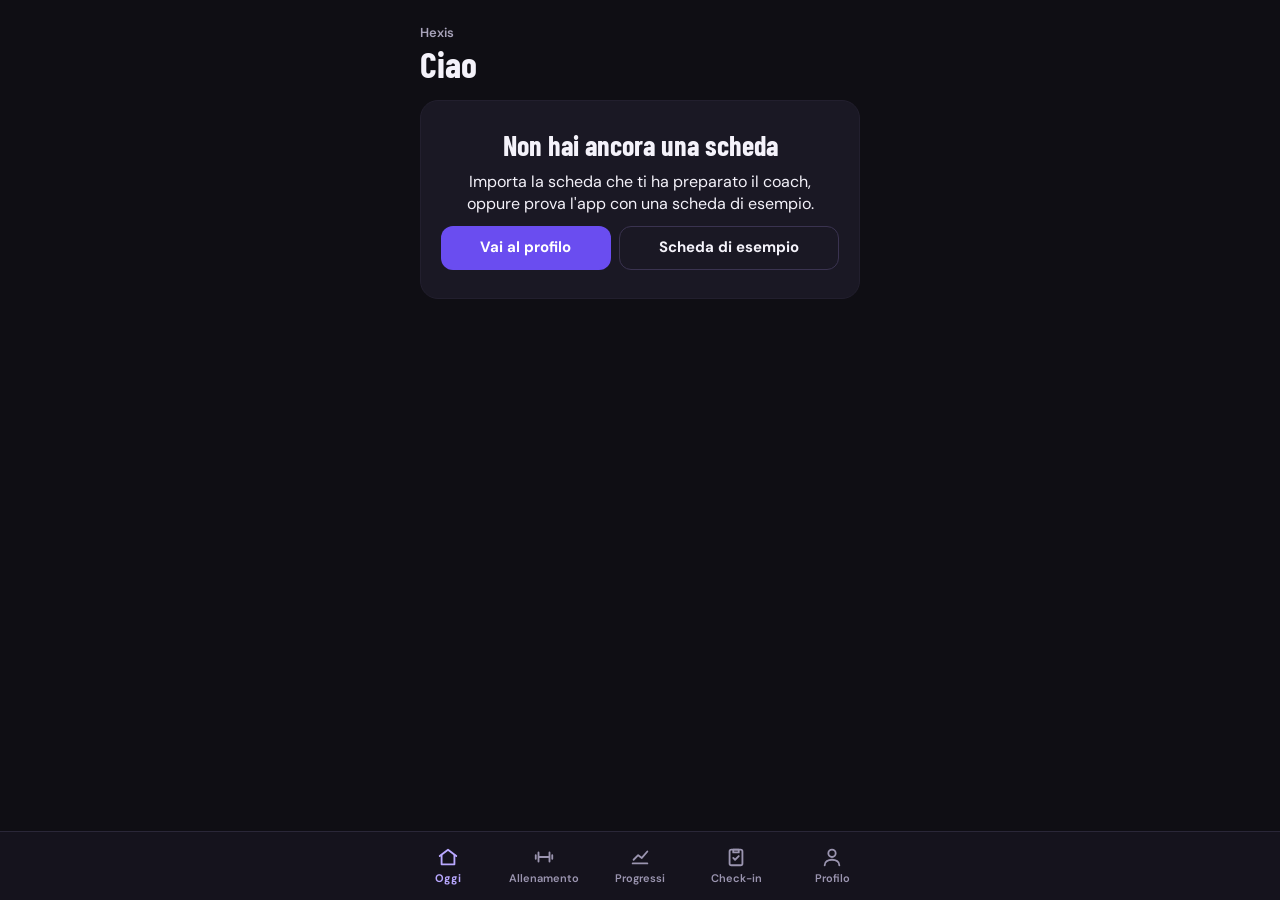
<file: index.html>
<!DOCTYPE html>
<html lang="it" data-tema="originale">
<head>
<meta charset="utf-8">
<meta name="viewport" content="width=device-width, initial-scale=1, viewport-fit=cover">
<!-- colore della barra del browser sul telefono: cambia con lo stile scelto (js/temi.js) -->
<meta name="theme-color" content="#0F0E14">
<title>Hexis</title>
<link rel="manifest" href="manifest.json">
<link rel="icon" href="icon-192.png">
<link rel="apple-touch-icon" href="icon-192.png">
<!-- per iPhone/iPad quando l'app è aggiunta alla schermata Home -->
<meta name="apple-mobile-web-app-capable" content="yes">
<meta name="mobile-web-app-capable" content="yes">
<meta name="apple-mobile-web-app-title" content="Hexis">
<meta name="apple-mobile-web-app-status-bar-style" content="black-translucent">
<meta name="description" content="La tua scheda di allenamento: registra le serie, guarda i progressi e manda il check-in al coach.">
<link rel="stylesheet" href="css/base.css">
<link rel="stylesheet" href="css/temi.css">
</head>
<body>
<main id="app"></main>
<nav class="schede" aria-label="Sezioni"><div class="dentro" id="schede"></div></nav>
<!-- finestra per conferme e modifiche -->
<div id="modale"></div>
<!-- avvisi temporanei (es. "Scheda importata"); role="status" li fa leggere ai lettori di schermo -->
<div id="avviso" role="status" aria-live="polite"></div>
<input type="file" id="scegliFile" accept="application/json,.json" hidden>
<!-- type="module": il file può importare funzioni dagli altri file in js/ -->
<script type="module" src="js/app.js"></script>
</body>
</html>
</file>
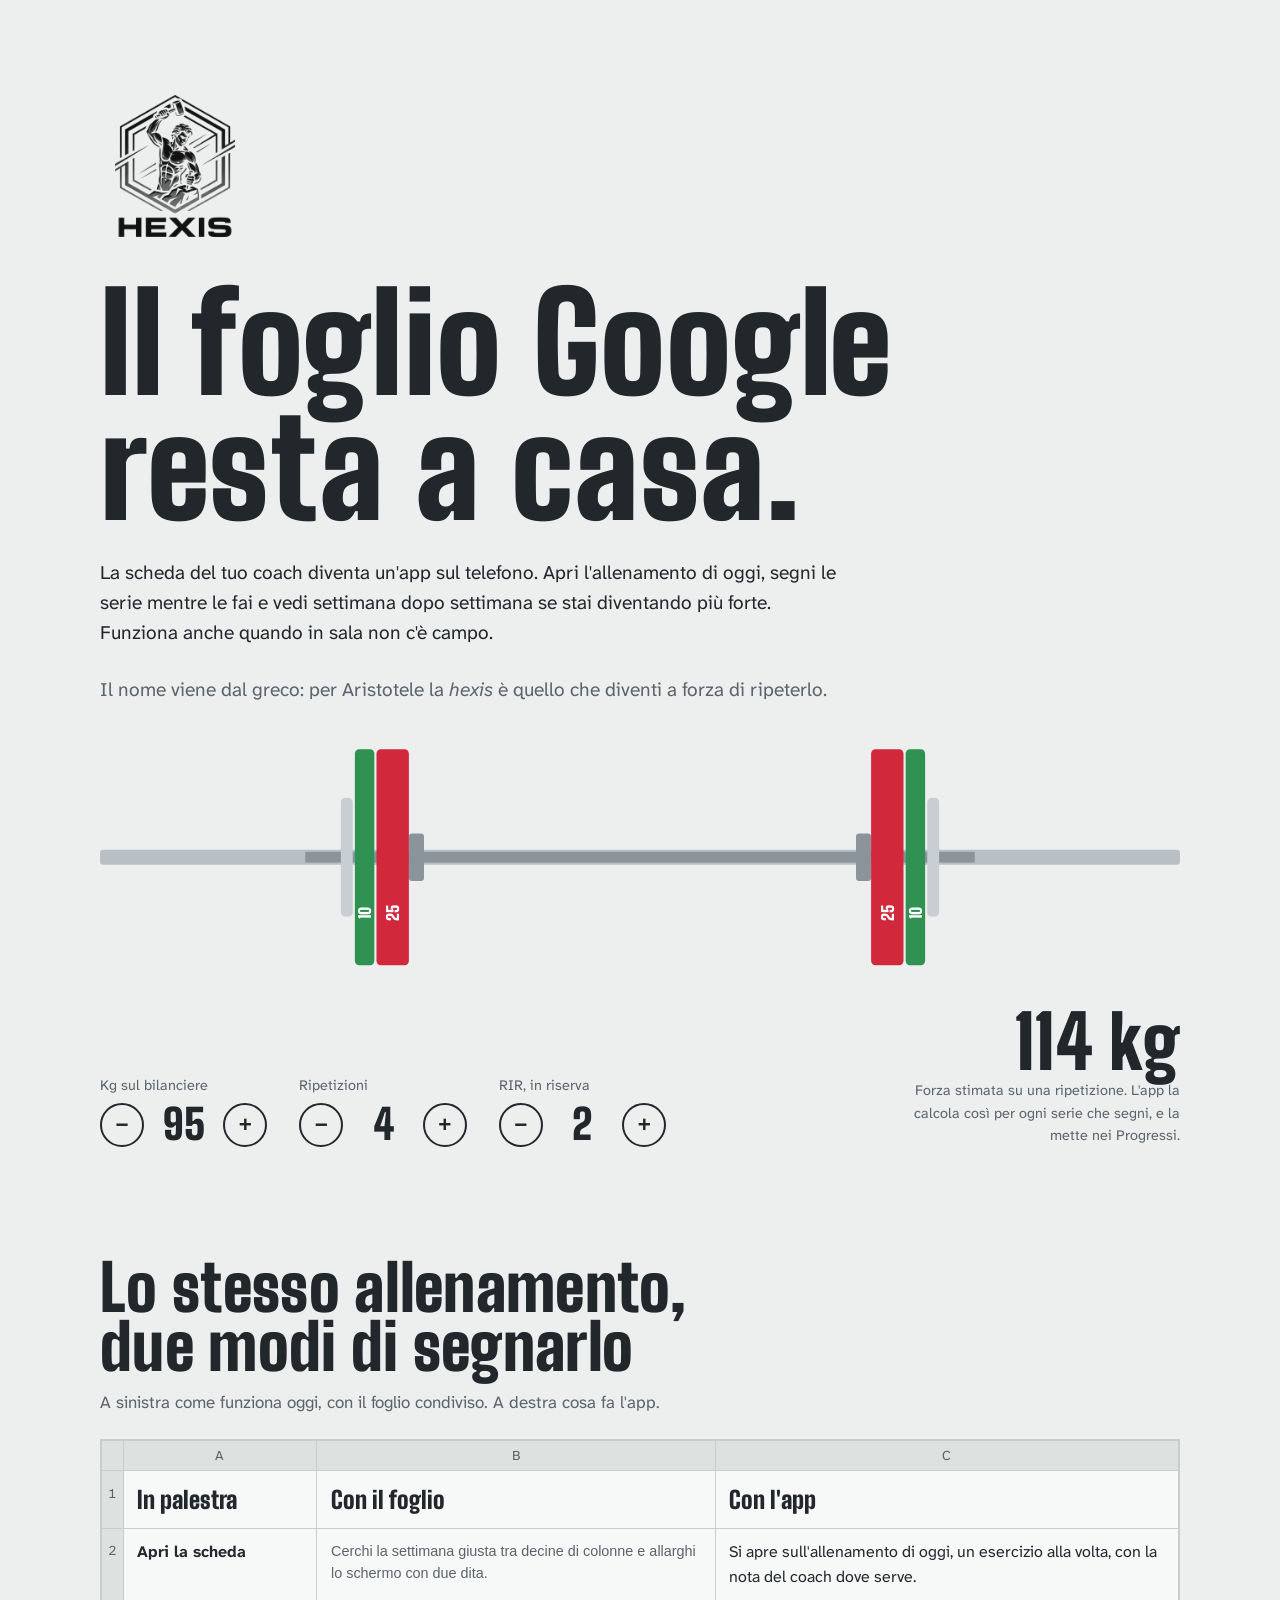
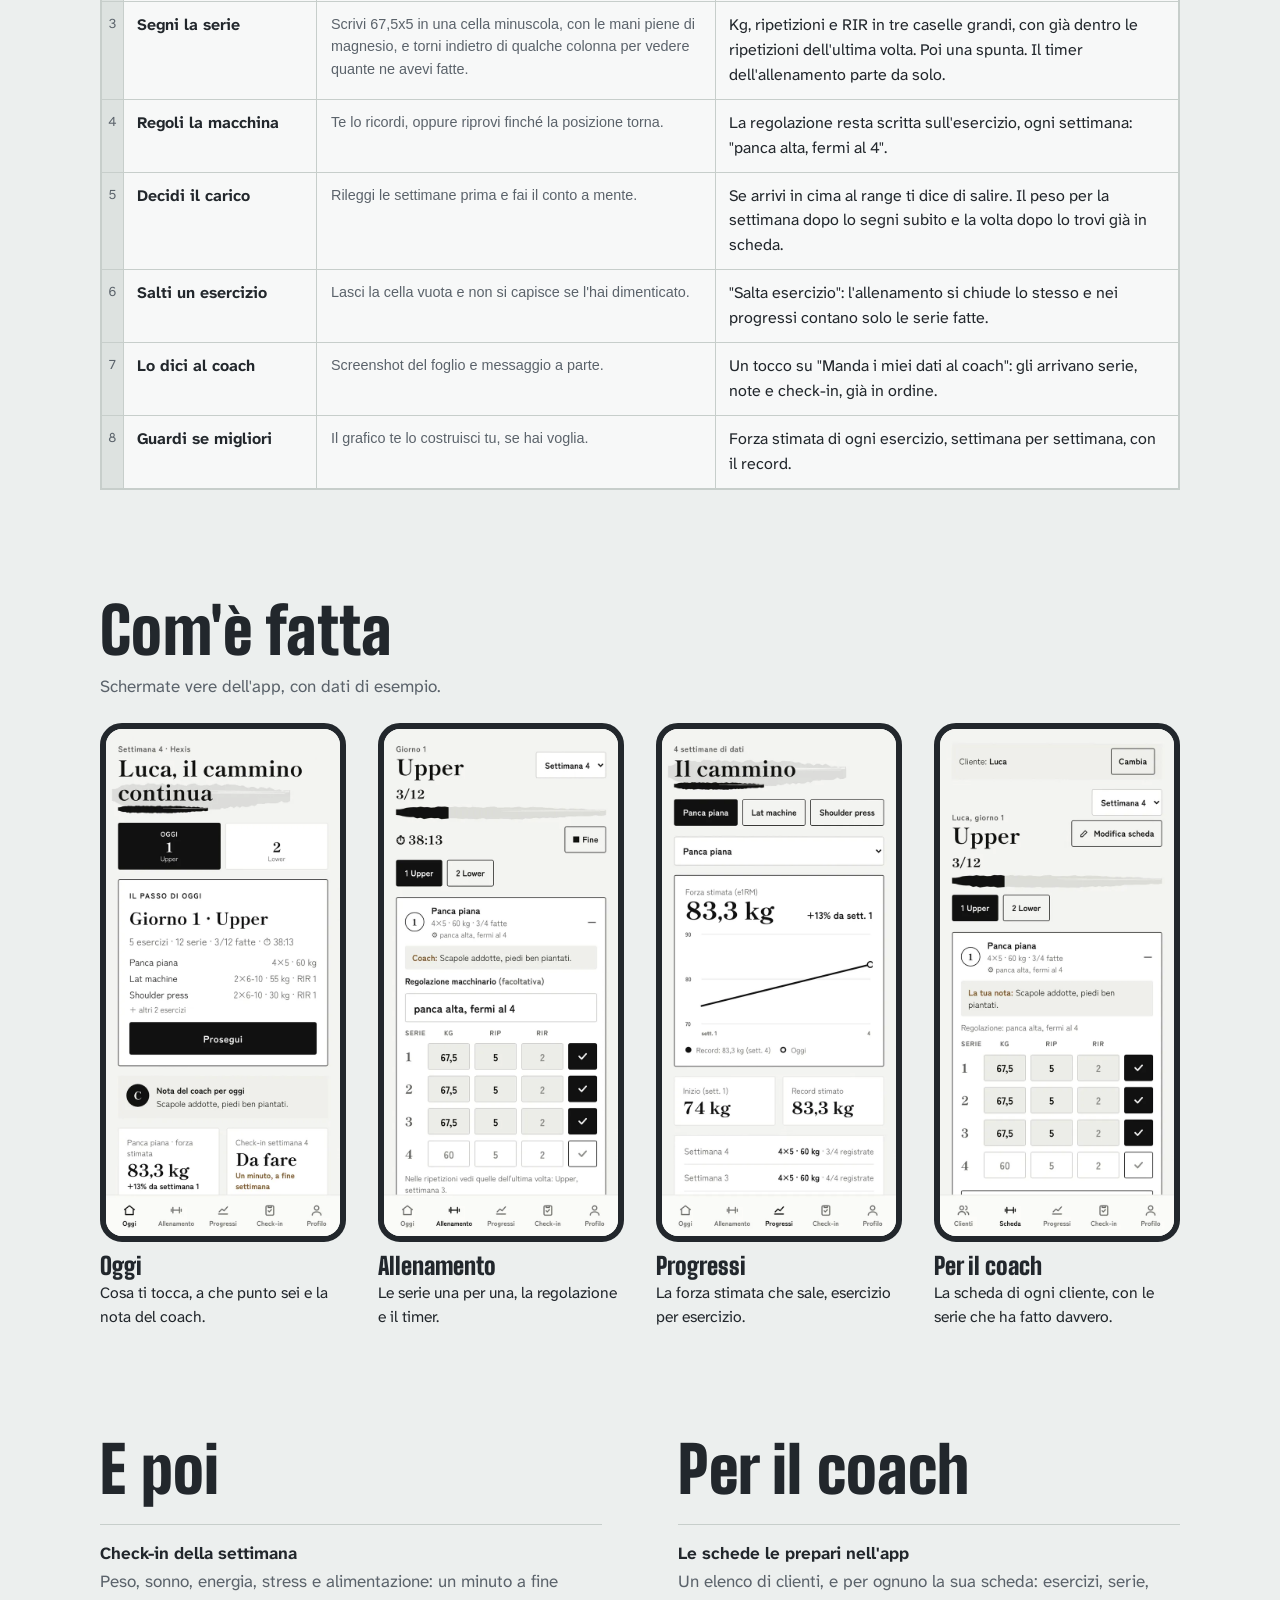
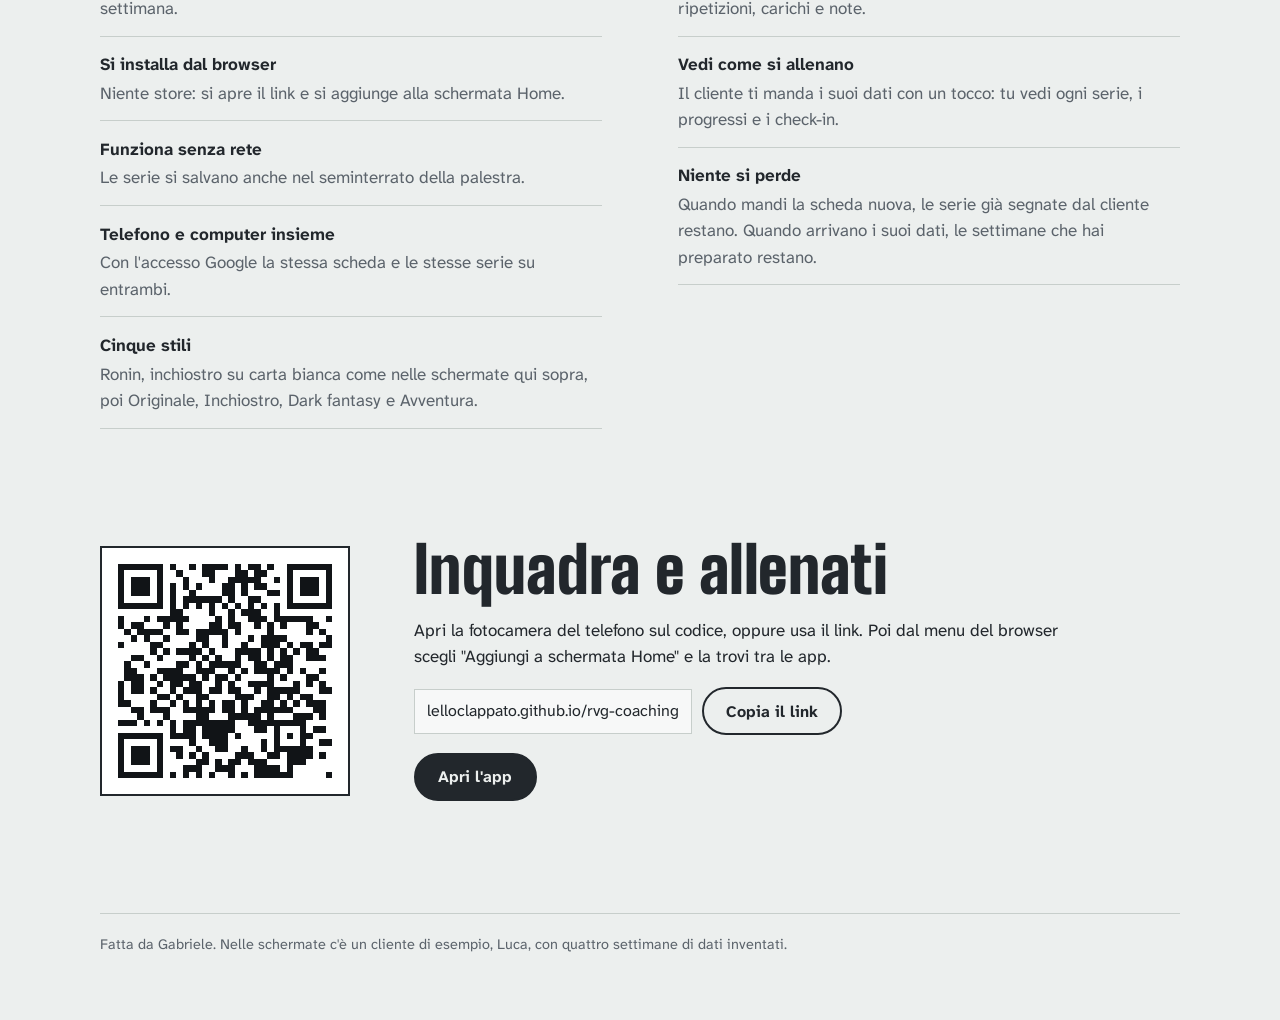
<file: presentazione.html>
<!doctype html>
<html lang="it">
<head>
<meta charset="utf-8">
<meta name="viewport" content="width=device-width, initial-scale=1, viewport-fit=cover">
<meta name="description" content="Hexis: la scheda di allenamento sul telefono, al posto del foglio Google.">
<link rel="icon" href="icon-192.png">
<title>Hexis</title>
<link rel="preconnect" href="https://fonts.googleapis.com">
<link rel="preconnect" href="https://fonts.gstatic.com" crossorigin>
<link rel="stylesheet" href="https://fonts.googleapis.com/css2?family=Big+Shoulders+Display:wght@700;900&display=swap">
<link rel="stylesheet" href="https://fonts.googleapis.com/css2?family=Atkinson+Hyperlegible+Next:wght@400;700&display=swap">
<style>
/* Layout: colonna unica allineata a sinistra; in apertura un bilanciere vero (dischi da gara) che si carica col peso scelto,
   poi il "foglio Google" come tabella a griglia, le schermate vere dell'app, e il QR per aprirla in palestra. */
:root {
  --gesso: #ECEFEE;      /* fondo: gesso / cemento della sala pesi */
  --ghisa: #22272C;      /* testo: ghisa */
  --tenue: #5B636B;      /* testo secondario */
  --griglia: #C7CECB;    /* righe del foglio Google */
  --cella: #F7F8F8;      /* celle del foglio */
  --intestazione: #DDE2E0; /* intestazioni di righe e colonne del foglio */
  --ferro: #8C949B;      /* bilanciere */
  --ferro-chiaro: #B9C0C5;
  --d25: #D2283C;        /* dischi da gara: 25 kg rosso */
  --d20: #2459C4;        /* 20 kg blu */
  --d15: #E2AD12;        /* 15 kg giallo */
  --d10: #2F9152;        /* 10 kg verde */
  --d5: #FAFAFA;         /* 5 kg bianco */
  --d5-bordo: #9AA2A8;
  --dpiccolo: #C9CED2;   /* 2,5 e 1,25 kg: dischi in metallo */
  --scritta-disco: #FFFFFF;
  --azione: #22272C;     /* bottone principale */
  --su-azione: #ECEFEE;
  --qr-fondo: #FFFFFF;   /* il QR resta scuro su chiaro in entrambi i temi, così si legge sempre */
  --qr-segno: #111417;
  --f-titoli: 'Big Shoulders Display', 'Big Shoulders', 'Arial Narrow', 'Roboto Condensed', Impact, sans-serif;
  --f-testo: 'Atkinson Hyperlegible Next', 'Atkinson Hyperlegible', 'Segoe UI', Roboto, system-ui, sans-serif;
  --larghezza: 1080px;
}
@media (prefers-color-scheme: dark) {
  :root:not([data-theme="light"]) {
    --gesso: #1D2125; --ghisa: #E7EAE9; --tenue: #A3ABB2; --griglia: #3A4147; --cella: #252A2F; --intestazione: #30363C;
    --ferro: #9AA3AA; --ferro-chiaro: #6E777E; --d5: #E9ECEC; --d5-bordo: #E9ECEC; --dpiccolo: #AEB5BA;
    --azione: #E7EAE9; --su-azione: #1D2125; color-scheme: dark;
  }
}
:root[data-theme="dark"] {
  --gesso: #1D2125; --ghisa: #E7EAE9; --tenue: #A3ABB2; --griglia: #3A4147; --cella: #252A2F; --intestazione: #30363C;
  --ferro: #9AA3AA; --ferro-chiaro: #6E777E; --d5: #E9ECEC; --d5-bordo: #E9ECEC; --dpiccolo: #AEB5BA;
  --azione: #E7EAE9; --su-azione: #1D2125; color-scheme: dark;
}

* { box-sizing: border-box; }
body {
  background: var(--gesso); color: var(--ghisa);
  font-family: var(--f-testo); font-size: 1.0625rem; line-height: 1.55;
  padding-left: max(16px, env(safe-area-inset-left, 0px));
  padding-right: max(16px, env(safe-area-inset-right, 0px));
  padding-block: 0 4rem;
}
.pagina { max-width: var(--larghezza); margin: 0 auto; display: flex; flex-direction: column; gap: clamp(4rem, 9vw, 7rem); }
h1, h2, .numero { font-family: var(--f-titoli); font-weight: 900; line-height: .92; letter-spacing: .005em; text-wrap: balance; margin: 0; }
h2 { font-size: clamp(2.4rem, 6vw, 4rem); }
p { margin: 0; }
.testo { max-width: 62ch; }
.tenue { color: var(--tenue); }
a { color: inherit; }
:focus-visible { outline: 3px solid var(--d20); outline-offset: 3px; border-radius: 4px; }
.sezione { display: flex; flex-direction: column; gap: 1.5rem; }
.sezione > header { display: flex; flex-direction: column; gap: .75rem; }

/* ---------- apertura ---------- */
.apertura { padding-top: clamp(2.5rem, 7vw, 5rem); display: flex; flex-direction: column; gap: 1.75rem; }
.marchio { font-family: var(--f-titoli); font-weight: 700; font-size: 1.35rem; letter-spacing: .04em; }
.marchio-logo { display: block; width: clamp(110px, 18vw, 150px); height: auto; max-width: 100%; }
@media (prefers-color-scheme: dark) { :root:not([data-theme="light"]) .marchio-logo { filter: invert(1); } }
:root[data-theme="dark"] .marchio-logo { filter: invert(1); }
h1 { font-size: clamp(3.4rem, 11vw, 8.5rem); max-width: 12ch; }
.apertura .testo { font-size: 1.2rem; }
.bilanciere { width: 100%; max-width: 100%; display: block; overflow: visible; }
.bilanciere .disco { transition: transform .55s cubic-bezier(.2, .9, .25, 1.05); }
.bilanciere text { font-family: var(--f-titoli); font-weight: 900; }

.prova { display: grid; grid-template-columns: repeat(3, auto) 1fr; gap: 1rem 2rem; align-items: end; }
.regolatore { display: flex; flex-direction: column; gap: .35rem; }
.regolatore > span { font-size: .9rem; color: var(--tenue); }
.regolatore div { display: flex; align-items: center; gap: .25rem; }
.regolatore output { font-family: var(--f-titoli); font-weight: 900; font-size: 2.6rem; line-height: 1; min-width: 3.4ch; text-align: center; font-variant-numeric: tabular-nums; }
.regolatore button {
  width: 44px; height: 44px; border-radius: 50%; border: 2px solid var(--ghisa); background: transparent; color: var(--ghisa);
  font-size: 1.4rem; font-weight: 700; line-height: 1; cursor: pointer;
}
.regolatore button:hover { background: var(--ghisa); color: var(--gesso); }
.regolatore button:disabled { opacity: .3; cursor: default; background: transparent; color: var(--ghisa); }
.stima { justify-self: end; text-align: right; display: flex; flex-direction: column; gap: .2rem; }
.stima .numero { font-size: clamp(3rem, 8vw, 4.6rem); font-variant-numeric: tabular-nums; }
.stima small { font-size: .9rem; color: var(--tenue); max-width: 30ch; }

/* ---------- il foglio ---------- */
.contenitore-foglio { overflow-x: auto; border: 1px solid var(--griglia); background: var(--cella); }
.foglio { border-collapse: collapse; width: 100%; min-width: 760px; font-size: 1rem; }
.foglio th, .foglio td { border: 1px solid var(--griglia); padding: .7rem .85rem; text-align: left; vertical-align: top; }
.foglio thead th { background: var(--intestazione); font-weight: 400; color: var(--tenue); font-size: .85rem; text-align: center; padding: .25rem; }
.foglio .riga-titoli th { background: var(--cella); font-family: var(--f-titoli); font-weight: 900; font-size: 1.5rem; text-align: left; color: var(--ghisa); padding: .6rem .85rem; }
.foglio .num { background: var(--intestazione); color: var(--tenue); font-size: .85rem; text-align: center; width: 2.6rem; padding: .7rem .3rem; font-variant-numeric: tabular-nums; }
.foglio .momento { font-weight: 700; width: 18%; }
.foglio .prima { color: var(--tenue); width: 37%; font-family: Arial, Helvetica, sans-serif; font-size: .9rem; }
.foglio .dopo { width: 43%; }

/* ---------- schermate ---------- */
.schermate { display: grid; grid-template-columns: repeat(4, minmax(0, 1fr)); gap: clamp(1rem, 2.5vw, 2rem); }
.schermate figure { margin: 0; display: flex; flex-direction: column; gap: .8rem; min-width: 0; }
.schermate img { display: block; width: 100%; height: auto; border-radius: 22px; border: 6px solid var(--ghisa); background: var(--ghisa); }
.schermate figcaption { display: flex; flex-direction: column; gap: .15rem; font-size: .98rem; }
.schermate figcaption b { font-family: var(--f-titoli); font-weight: 900; font-size: 1.5rem; line-height: 1; }

/* ---------- il resto ---------- */
.due-colonne { display: grid; grid-template-columns: minmax(0, 1fr) minmax(0, 1fr); gap: clamp(2.5rem, 6vw, 5rem); }
.elenco { list-style: none; margin: 0; padding: 0; display: flex; flex-direction: column; }
.elenco li { display: flex; flex-direction: column; gap: .15rem; padding: .9rem 0; border-top: 1px solid var(--griglia); }
.elenco li:last-child { border-bottom: 1px solid var(--griglia); }
.elenco b { font-weight: 700; }

/* ---------- aprila ---------- */
.aprila { display: grid; grid-template-columns: auto minmax(0, 1fr); gap: clamp(1.5rem, 5vw, 4rem); align-items: center; }
.qr { width: clamp(180px, 26vw, 250px); aspect-ratio: 1; max-width: 100%; padding: 16px; background: var(--qr-fondo); border: 2px solid var(--ghisa); }
.qr svg { display: block; width: 100%; height: 100%; }
.aprila .sezione { gap: 1.1rem; }
.indirizzo { display: flex; flex-wrap: wrap; gap: .6rem; align-items: center; }
.indirizzo code { font-family: var(--f-testo); font-size: 1rem; padding: .55rem .75rem; border: 1px solid var(--griglia); background: var(--cella); user-select: all; overflow-wrap: anywhere; min-width: 0; }
.bottone {
  display: inline-flex; align-items: center; justify-content: center; min-height: 48px; padding: 0 1.4rem;
  font-family: var(--f-testo); font-weight: 700; font-size: 1rem; text-decoration: none; cursor: pointer;
  border: 2px solid var(--ghisa); background: transparent; color: var(--ghisa); border-radius: 999px;
}
.bottone.pieno { background: var(--azione); color: var(--su-azione); border-color: var(--azione); }
.piede { font-size: .9rem; color: var(--tenue); border-top: 1px solid var(--griglia); padding-top: 1.25rem; }

@media (max-width: 860px) {
  .schermate { grid-template-columns: repeat(4, 72%); overflow-x: auto; scroll-snap-type: x mandatory; padding-bottom: .75rem; }
  .schermate figure { scroll-snap-align: start; }
  .due-colonne { grid-template-columns: minmax(0, 1fr); }
}
@media (max-width: 640px) {
  .prova { grid-template-columns: minmax(0, 1fr); gap: .5rem; }
  .regolatore { flex-direction: row; align-items: center; justify-content: space-between; gap: 1rem; padding-block: .35rem; border-bottom: 1px solid var(--griglia); }
  .regolatore output { font-size: 2.1rem; min-width: 3.4ch; }
  .stima { justify-self: start; text-align: left; padding-top: .75rem; }
  .aprila { grid-template-columns: minmax(0, 1fr); }
}
@media (prefers-reduced-motion: reduce) {
  .bilanciere .disco { transition: none; }
}
</style>
<style>:root{padding-top:env(safe-area-inset-top,0px);padding-bottom:env(safe-area-inset-bottom,0px)}body{margin:0}img{max-width:100%}[hidden]{display:none!important}</style>
</head>
<body>

<main class="pagina">
  <section class="apertura" aria-labelledby="titolo">
    <img class="marchio-logo" src="hexis-logo.png" width="358" height="410" alt="Hexis">
    <h1 id="titolo">Il foglio Google resta a casa.</h1>
    <p class="testo">La scheda del tuo coach diventa un'app sul telefono. Apri l'allenamento di oggi, segni le serie mentre le fai e vedi settimana dopo settimana se stai diventando più forte. Funziona anche quando in sala non c'è campo.</p>
    <p class="testo tenue">Il nome viene dal greco: per Aristotele la <i>hexis</i> è quello che diventi a forza di ripeterlo.</p>

    <svg class="bilanciere" id="bilanciere" viewBox="0 0 1000 230" role="img" aria-labelledby="desc-bilanciere">
      <desc id="desc-bilanciere">Un bilanciere caricato con i dischi per il peso scelto qui sotto.</desc>
      <g id="asta"></g>
      <g id="dischi-sx"></g>
      <g id="dischi-dx"></g>
    </svg>

    <div class="prova" aria-label="Prova il calcolo della forza stimata">
      <div class="regolatore">
        <span id="et-kg">Kg sul bilanciere</span>
        <div>
          <button type="button" id="kg-meno" aria-label="Togli 2,5 kg">−</button>
          <output id="kg" aria-labelledby="et-kg" aria-live="polite">95</output>
          <button type="button" id="kg-piu" aria-label="Aggiungi 2,5 kg">+</button>
        </div>
      </div>
      <div class="regolatore">
        <span id="et-rip">Ripetizioni</span>
        <div>
          <button type="button" id="rip-meno" aria-label="Una ripetizione in meno">−</button>
          <output id="rip" aria-labelledby="et-rip" aria-live="polite">4</output>
          <button type="button" id="rip-piu" aria-label="Una ripetizione in più">+</button>
        </div>
      </div>
      <div class="regolatore">
        <span id="et-rir">RIR, in riserva</span>
        <div>
          <button type="button" id="rir-meno" aria-label="Una ripetizione in riserva in meno">−</button>
          <output id="rir" aria-labelledby="et-rir" aria-live="polite">2</output>
          <button type="button" id="rir-piu" aria-label="Una ripetizione in riserva in più">+</button>
        </div>
      </div>
      <div class="stima">
        <span class="numero"><output id="e1rm" aria-live="polite">114</output> kg</span>
        <small>Forza stimata su una ripetizione. L'app la calcola così per ogni serie che segni, e la mette nei Progressi.</small>
      </div>
    </div>
  </section>

  <section class="sezione" aria-labelledby="titolo-prima-dopo">
    <header>
      <h2 id="titolo-prima-dopo">Lo stesso allenamento, due modi di segnarlo</h2>
      <p class="testo tenue">A sinistra come funziona oggi, con il foglio condiviso. A destra cosa fa l'app.</p>
    </header>
    <div class="contenitore-foglio" tabindex="0" aria-label="Tabella di confronto, scorre di lato sui telefoni">
      <table class="foglio">
        <thead>
          <tr><th aria-hidden="true"></th><th scope="col">A</th><th scope="col">B</th><th scope="col">C</th></tr>
        </thead>
        <tbody>
          <tr class="riga-titoli"><td class="num">1</td><th scope="col">In palestra</th><th scope="col">Con il foglio</th><th scope="col">Con l'app</th></tr>
          <tr><td class="num">2</td><td class="momento">Apri la scheda</td><td class="prima">Cerchi la settimana giusta tra decine di colonne e allarghi lo schermo con due dita.</td><td class="dopo">Si apre sull'allenamento di oggi, un esercizio alla volta, con la nota del coach dove serve.</td></tr>
          <tr><td class="num">3</td><td class="momento">Segni la serie</td><td class="prima">Scrivi 67,5x5 in una cella minuscola, con le mani piene di magnesio, e torni indietro di qualche colonna per vedere quante ne avevi fatte.</td><td class="dopo">Kg, ripetizioni e RIR in tre caselle grandi, con già dentro le ripetizioni dell'ultima volta. Poi una spunta. Il timer dell'allenamento parte da solo.</td></tr>
          <tr><td class="num">4</td><td class="momento">Regoli la macchina</td><td class="prima">Te lo ricordi, oppure riprovi finché la posizione torna.</td><td class="dopo">La regolazione resta scritta sull'esercizio, ogni settimana: "panca alta, fermi al 4".</td></tr>
          <tr><td class="num">5</td><td class="momento">Decidi il carico</td><td class="prima">Rileggi le settimane prima e fai il conto a mente.</td><td class="dopo">Se arrivi in cima al range ti dice di salire. Il peso per la settimana dopo lo segni subito e la volta dopo lo trovi già in scheda.</td></tr>
          <tr><td class="num">6</td><td class="momento">Salti un esercizio</td><td class="prima">Lasci la cella vuota e non si capisce se l'hai dimenticato.</td><td class="dopo">"Salta esercizio": l'allenamento si chiude lo stesso e nei progressi contano solo le serie fatte.</td></tr>
          <tr><td class="num">7</td><td class="momento">Lo dici al coach</td><td class="prima">Screenshot del foglio e messaggio a parte.</td><td class="dopo">Un tocco su "Manda i miei dati al coach": gli arrivano serie, note e check-in, già in ordine.</td></tr>
          <tr><td class="num">8</td><td class="momento">Guardi se migliori</td><td class="prima">Il grafico te lo costruisci tu, se hai voglia.</td><td class="dopo">Forza stimata di ogni esercizio, settimana per settimana, con il record.</td></tr>
        </tbody>
      </table>
    </div>
  </section>

  <section class="sezione" aria-labelledby="titolo-schermate">
    <header>
      <h2 id="titolo-schermate">Com'è fatta</h2>
      <p class="testo tenue">Schermate vere dell'app, con dati di esempio.</p>
    </header>
    <div class="schermate">
      <figure><img src="[data-uri]" width="600" height="1298" alt="Schermata Oggi: l'allenamento del giorno, la nota del coach e la forza stimata della panca piana."><figcaption><b>Oggi</b><span>Cosa ti tocca, a che punto sei e la nota del coach.</span></figcaption></figure>
      <figure><img src="[data-uri]" width="600" height="1298" alt="Schermata Allenamento: le serie della panca piana con kg, ripetizioni e RIR, la regolazione della panca e il timer."><figcaption><b>Allenamento</b><span>Le serie una per una, la regolazione e il timer.</span></figcaption></figure>
      <figure><img src="[data-uri]" width="600" height="1298" alt="Schermata Progressi: la forza stimata della panca piana che sale in quattro settimane."><figcaption><b>Progressi</b><span>La forza stimata che sale, esercizio per esercizio.</span></figcaption></figure>
      <figure><img src="[data-uri]" width="600" height="1298" alt="Schermata del coach: la scheda del cliente Luca con le serie che ha fatto, da guardare e modificare."><figcaption><b>Per il coach</b><span>La scheda di ogni cliente, con le serie che ha fatto davvero.</span></figcaption></figure>
    </div>
  </section>

  <div class="due-colonne">
    <section class="sezione" aria-labelledby="titolo-anche">
      <h2 id="titolo-anche">E poi</h2>
      <ul class="elenco">
        <li><b>Check-in della settimana</b><span class="tenue">Peso, sonno, energia, stress e alimentazione: un minuto a fine settimana.</span></li>
        <li><b>Si installa dal browser</b><span class="tenue">Niente store: si apre il link e si aggiunge alla schermata Home.</span></li>
        <li><b>Funziona senza rete</b><span class="tenue">Le serie si salvano anche nel seminterrato della palestra.</span></li>
        <li><b>Telefono e computer insieme</b><span class="tenue">Con l'accesso Google la stessa scheda e le stesse serie su entrambi.</span></li>
        <li><b>Cinque stili</b><span class="tenue">Ronin, inchiostro su carta bianca come nelle schermate qui sopra, poi Originale, Inchiostro, Dark fantasy e Avventura.</span></li>
      </ul>
    </section>
    <section class="sezione" aria-labelledby="titolo-coach">
      <h2 id="titolo-coach">Per il coach</h2>
      <ul class="elenco">
        <li><b>Le schede le prepari nell'app</b><span class="tenue">Un elenco di clienti, e per ognuno la sua scheda: esercizi, serie, ripetizioni, carichi e note.</span></li>
        <li><b>Vedi come si allenano</b><span class="tenue">Il cliente ti manda i suoi dati con un tocco: tu vedi ogni serie, i progressi e i check-in.</span></li>
        <li><b>Niente si perde</b><span class="tenue">Quando mandi la scheda nuova, le serie già segnate dal cliente restano. Quando arrivano i suoi dati, le settimane che hai preparato restano.</span></li>
      </ul>
    </section>
  </div>

  <section class="aprila" aria-labelledby="titolo-aprila">
    <div class="qr" role="img" aria-label="Codice QR che apre l'app Hexis">
      <svg viewBox="0 0 33 33" shape-rendering="crispEdges" aria-hidden="true"><path fill="var(--qr-segno)" d="M0 0h1v1h-1zM1 0h1v1h-1zM2 0h1v1h-1zM3 0h1v1h-1zM4 0h1v1h-1zM5 0h1v1h-1zM6 0h1v1h-1zM8 0h1v1h-1zM11 0h1v1h-1zM13 0h1v1h-1zM14 0h1v1h-1zM15 0h1v1h-1zM16 0h1v1h-1zM18 0h1v1h-1zM20 0h1v1h-1zM21 0h1v1h-1zM23 0h1v1h-1zM26 0h1v1h-1zM27 0h1v1h-1zM28 0h1v1h-1zM29 0h1v1h-1zM30 0h1v1h-1zM31 0h1v1h-1zM32 0h1v1h-1zM0 1h1v1h-1zM6 1h1v1h-1zM9 1h1v1h-1zM13 1h1v1h-1zM14 1h1v1h-1zM18 1h1v1h-1zM19 1h1v1h-1zM21 1h1v1h-1zM22 1h1v1h-1zM26 1h1v1h-1zM32 1h1v1h-1zM0 2h1v1h-1zM2 2h1v1h-1zM3 2h1v1h-1zM4 2h1v1h-1zM6 2h1v1h-1zM10 2h1v1h-1zM14 2h1v1h-1zM17 2h1v1h-1zM18 2h1v1h-1zM19 2h1v1h-1zM20 2h1v1h-1zM21 2h1v1h-1zM24 2h1v1h-1zM26 2h1v1h-1zM28 2h1v1h-1zM29 2h1v1h-1zM30 2h1v1h-1zM32 2h1v1h-1zM0 3h1v1h-1zM2 3h1v1h-1zM3 3h1v1h-1zM4 3h1v1h-1zM6 3h1v1h-1zM8 3h1v1h-1zM10 3h1v1h-1zM12 3h1v1h-1zM16 3h1v1h-1zM17 3h1v1h-1zM19 3h1v1h-1zM21 3h1v1h-1zM22 3h1v1h-1zM26 3h1v1h-1zM28 3h1v1h-1zM29 3h1v1h-1zM30 3h1v1h-1zM32 3h1v1h-1zM0 4h1v1h-1zM2 4h1v1h-1zM3 4h1v1h-1zM4 4h1v1h-1zM6 4h1v1h-1zM8 4h1v1h-1zM11 4h1v1h-1zM16 4h1v1h-1zM17 4h1v1h-1zM19 4h1v1h-1zM23 4h1v1h-1zM24 4h1v1h-1zM26 4h1v1h-1zM28 4h1v1h-1zM29 4h1v1h-1zM30 4h1v1h-1zM32 4h1v1h-1zM0 5h1v1h-1zM6 5h1v1h-1zM8 5h1v1h-1zM10 5h1v1h-1zM11 5h1v1h-1zM12 5h1v1h-1zM13 5h1v1h-1zM14 5h1v1h-1zM15 5h1v1h-1zM17 5h1v1h-1zM20 5h1v1h-1zM21 5h1v1h-1zM26 5h1v1h-1zM32 5h1v1h-1zM0 6h1v1h-1zM1 6h1v1h-1zM2 6h1v1h-1zM3 6h1v1h-1zM4 6h1v1h-1zM5 6h1v1h-1zM6 6h1v1h-1zM8 6h1v1h-1zM10 6h1v1h-1zM12 6h1v1h-1zM14 6h1v1h-1zM16 6h1v1h-1zM18 6h1v1h-1zM20 6h1v1h-1zM22 6h1v1h-1zM24 6h1v1h-1zM26 6h1v1h-1zM27 6h1v1h-1zM28 6h1v1h-1zM29 6h1v1h-1zM30 6h1v1h-1zM31 6h1v1h-1zM32 6h1v1h-1zM8 7h1v1h-1zM9 7h1v1h-1zM14 7h1v1h-1zM17 7h1v1h-1zM19 7h1v1h-1zM20 7h1v1h-1zM21 7h1v1h-1zM24 7h1v1h-1zM0 8h1v1h-1zM4 8h1v1h-1zM6 8h1v1h-1zM7 8h1v1h-1zM8 8h1v1h-1zM9 8h1v1h-1zM10 8h1v1h-1zM15 8h1v1h-1zM17 8h1v1h-1zM20 8h1v1h-1zM21 8h1v1h-1zM22 8h1v1h-1zM24 8h1v1h-1zM25 8h1v1h-1zM26 8h1v1h-1zM27 8h1v1h-1zM28 8h1v1h-1zM29 8h1v1h-1zM32 8h1v1h-1zM0 9h1v1h-1zM2 9h1v1h-1zM3 9h1v1h-1zM7 9h1v1h-1zM9 9h1v1h-1zM14 9h1v1h-1zM15 9h1v1h-1zM17 9h1v1h-1zM18 9h1v1h-1zM21 9h1v1h-1zM23 9h1v1h-1zM25 9h1v1h-1zM29 9h1v1h-1zM30 9h1v1h-1zM1 10h1v1h-1zM3 10h1v1h-1zM4 10h1v1h-1zM5 10h1v1h-1zM6 10h1v1h-1zM9 10h1v1h-1zM10 10h1v1h-1zM12 10h1v1h-1zM13 10h1v1h-1zM14 10h1v1h-1zM15 10h1v1h-1zM16 10h1v1h-1zM18 10h1v1h-1zM23 10h1v1h-1zM29 10h1v1h-1zM31 10h1v1h-1zM2 11h1v1h-1zM4 11h1v1h-1zM7 11h1v1h-1zM12 11h1v1h-1zM13 11h1v1h-1zM16 11h1v1h-1zM20 11h1v1h-1zM22 11h1v1h-1zM23 11h1v1h-1zM24 11h1v1h-1zM25 11h1v1h-1zM32 11h1v1h-1zM0 12h1v1h-1zM5 12h1v1h-1zM6 12h1v1h-1zM11 12h1v1h-1zM13 12h1v1h-1zM16 12h1v1h-1zM19 12h1v1h-1zM22 12h1v1h-1zM23 12h1v1h-1zM24 12h1v1h-1zM26 12h1v1h-1zM28 12h1v1h-1zM29 12h1v1h-1zM31 12h1v1h-1zM32 12h1v1h-1zM5 13h1v1h-1zM7 13h1v1h-1zM9 13h1v1h-1zM10 13h1v1h-1zM11 13h1v1h-1zM12 13h1v1h-1zM14 13h1v1h-1zM18 13h1v1h-1zM19 13h1v1h-1zM20 13h1v1h-1zM21 13h1v1h-1zM23 13h1v1h-1zM25 13h1v1h-1zM27 13h1v1h-1zM29 13h1v1h-1zM30 13h1v1h-1zM2 14h1v1h-1zM3 14h1v1h-1zM6 14h1v1h-1zM11 14h1v1h-1zM13 14h1v1h-1zM15 14h1v1h-1zM18 14h1v1h-1zM20 14h1v1h-1zM21 14h1v1h-1zM23 14h1v1h-1zM25 14h1v1h-1zM26 14h1v1h-1zM29 14h1v1h-1zM30 14h1v1h-1zM31 14h1v1h-1zM1 15h1v1h-1zM4 15h1v1h-1zM9 15h1v1h-1zM10 15h1v1h-1zM12 15h1v1h-1zM14 15h1v1h-1zM15 15h1v1h-1zM16 15h1v1h-1zM17 15h1v1h-1zM18 15h1v1h-1zM21 15h1v1h-1zM22 15h1v1h-1zM24 15h1v1h-1zM25 15h1v1h-1zM26 15h1v1h-1zM1 16h1v1h-1zM2 16h1v1h-1zM6 16h1v1h-1zM7 16h1v1h-1zM8 16h1v1h-1zM9 16h1v1h-1zM12 16h1v1h-1zM13 16h1v1h-1zM14 16h1v1h-1zM17 16h1v1h-1zM19 16h1v1h-1zM21 16h1v1h-1zM22 16h1v1h-1zM23 16h1v1h-1zM24 16h1v1h-1zM26 16h1v1h-1zM28 16h1v1h-1zM31 16h1v1h-1zM1 17h1v1h-1zM2 17h1v1h-1zM3 17h1v1h-1zM5 17h1v1h-1zM7 17h1v1h-1zM8 17h1v1h-1zM9 17h1v1h-1zM10 17h1v1h-1zM11 17h1v1h-1zM13 17h1v1h-1zM15 17h1v1h-1zM16 17h1v1h-1zM18 17h1v1h-1zM23 17h1v1h-1zM25 17h1v1h-1zM29 17h1v1h-1zM30 17h1v1h-1zM0 18h1v1h-1zM2 18h1v1h-1zM3 18h1v1h-1zM6 18h1v1h-1zM8 18h1v1h-1zM9 18h1v1h-1zM11 18h1v1h-1zM12 18h1v1h-1zM15 18h1v1h-1zM17 18h1v1h-1zM20 18h1v1h-1zM21 18h1v1h-1zM22 18h1v1h-1zM23 18h1v1h-1zM27 18h1v1h-1zM29 18h1v1h-1zM31 18h1v1h-1zM0 19h1v1h-1zM2 19h1v1h-1zM3 19h1v1h-1zM5 19h1v1h-1zM8 19h1v1h-1zM10 19h1v1h-1zM11 19h1v1h-1zM12 19h1v1h-1zM14 19h1v1h-1zM15 19h1v1h-1zM17 19h1v1h-1zM18 19h1v1h-1zM21 19h1v1h-1zM23 19h1v1h-1zM24 19h1v1h-1zM25 19h1v1h-1zM26 19h1v1h-1zM27 19h1v1h-1zM31 19h1v1h-1zM32 19h1v1h-1zM0 20h1v1h-1zM6 20h1v1h-1zM7 20h1v1h-1zM9 20h1v1h-1zM12 20h1v1h-1zM13 20h1v1h-1zM18 20h1v1h-1zM19 20h1v1h-1zM20 20h1v1h-1zM23 20h1v1h-1zM24 20h1v1h-1zM26 20h1v1h-1zM28 20h1v1h-1zM29 20h1v1h-1zM0 21h1v1h-1zM1 21h1v1h-1zM5 21h1v1h-1zM8 21h1v1h-1zM10 21h1v1h-1zM12 21h1v1h-1zM14 21h1v1h-1zM16 21h1v1h-1zM17 21h1v1h-1zM19 21h1v1h-1zM22 21h1v1h-1zM23 21h1v1h-1zM25 21h1v1h-1zM27 21h1v1h-1zM29 21h1v1h-1zM30 21h1v1h-1zM31 21h1v1h-1zM2 22h1v1h-1zM3 22h1v1h-1zM5 22h1v1h-1zM6 22h1v1h-1zM7 22h1v1h-1zM10 22h1v1h-1zM11 22h1v1h-1zM12 22h1v1h-1zM13 22h1v1h-1zM14 22h1v1h-1zM16 22h1v1h-1zM17 22h1v1h-1zM19 22h1v1h-1zM21 22h1v1h-1zM22 22h1v1h-1zM23 22h1v1h-1zM24 22h1v1h-1zM25 22h1v1h-1zM26 22h1v1h-1zM30 22h1v1h-1zM31 22h1v1h-1zM3 23h1v1h-1zM7 23h1v1h-1zM12 23h1v1h-1zM13 23h1v1h-1zM17 23h1v1h-1zM18 23h1v1h-1zM19 23h1v1h-1zM20 23h1v1h-1zM21 23h1v1h-1zM23 23h1v1h-1zM27 23h1v1h-1zM28 23h1v1h-1zM29 23h1v1h-1zM31 23h1v1h-1zM0 24h1v1h-1zM1 24h1v1h-1zM2 24h1v1h-1zM4 24h1v1h-1zM6 24h1v1h-1zM8 24h1v1h-1zM10 24h1v1h-1zM11 24h1v1h-1zM12 24h1v1h-1zM13 24h1v1h-1zM14 24h1v1h-1zM15 24h1v1h-1zM16 24h1v1h-1zM17 24h1v1h-1zM20 24h1v1h-1zM21 24h1v1h-1zM22 24h1v1h-1zM23 24h1v1h-1zM24 24h1v1h-1zM25 24h1v1h-1zM26 24h1v1h-1zM27 24h1v1h-1zM28 24h1v1h-1zM8 25h1v1h-1zM10 25h1v1h-1zM11 25h1v1h-1zM13 25h1v1h-1zM14 25h1v1h-1zM15 25h1v1h-1zM16 25h1v1h-1zM17 25h1v1h-1zM21 25h1v1h-1zM22 25h1v1h-1zM24 25h1v1h-1zM28 25h1v1h-1zM30 25h1v1h-1zM31 25h1v1h-1zM0 26h1v1h-1zM1 26h1v1h-1zM2 26h1v1h-1zM3 26h1v1h-1zM4 26h1v1h-1zM5 26h1v1h-1zM6 26h1v1h-1zM8 26h1v1h-1zM9 26h1v1h-1zM10 26h1v1h-1zM11 26h1v1h-1zM13 26h1v1h-1zM14 26h1v1h-1zM15 26h1v1h-1zM16 26h1v1h-1zM18 26h1v1h-1zM24 26h1v1h-1zM26 26h1v1h-1zM28 26h1v1h-1zM29 26h1v1h-1zM0 27h1v1h-1zM6 27h1v1h-1zM11 27h1v1h-1zM14 27h1v1h-1zM15 27h1v1h-1zM16 27h1v1h-1zM22 27h1v1h-1zM24 27h1v1h-1zM28 27h1v1h-1zM31 27h1v1h-1zM32 27h1v1h-1zM0 28h1v1h-1zM2 28h1v1h-1zM3 28h1v1h-1zM4 28h1v1h-1zM6 28h1v1h-1zM8 28h1v1h-1zM9 28h1v1h-1zM12 28h1v1h-1zM15 28h1v1h-1zM16 28h1v1h-1zM19 28h1v1h-1zM22 28h1v1h-1zM24 28h1v1h-1zM25 28h1v1h-1zM26 28h1v1h-1zM27 28h1v1h-1zM28 28h1v1h-1zM29 28h1v1h-1zM0 29h1v1h-1zM2 29h1v1h-1zM3 29h1v1h-1zM4 29h1v1h-1zM6 29h1v1h-1zM9 29h1v1h-1zM11 29h1v1h-1zM13 29h1v1h-1zM18 29h1v1h-1zM19 29h1v1h-1zM20 29h1v1h-1zM23 29h1v1h-1zM24 29h1v1h-1zM26 29h1v1h-1zM27 29h1v1h-1zM28 29h1v1h-1zM29 29h1v1h-1zM31 29h1v1h-1zM0 30h1v1h-1zM2 30h1v1h-1zM3 30h1v1h-1zM4 30h1v1h-1zM6 30h1v1h-1zM12 30h1v1h-1zM13 30h1v1h-1zM15 30h1v1h-1zM17 30h1v1h-1zM18 30h1v1h-1zM20 30h1v1h-1zM21 30h1v1h-1zM22 30h1v1h-1zM26 30h1v1h-1zM27 30h1v1h-1zM28 30h1v1h-1zM0 31h1v1h-1zM6 31h1v1h-1zM10 31h1v1h-1zM11 31h1v1h-1zM12 31h1v1h-1zM15 31h1v1h-1zM16 31h1v1h-1zM17 31h1v1h-1zM21 31h1v1h-1zM22 31h1v1h-1zM23 31h1v1h-1zM24 31h1v1h-1zM26 31h1v1h-1zM0 32h1v1h-1zM1 32h1v1h-1zM2 32h1v1h-1zM3 32h1v1h-1zM4 32h1v1h-1zM5 32h1v1h-1zM6 32h1v1h-1zM8 32h1v1h-1zM10 32h1v1h-1zM12 32h1v1h-1zM14 32h1v1h-1zM17 32h1v1h-1zM19 32h1v1h-1zM21 32h1v1h-1zM22 32h1v1h-1zM23 32h1v1h-1zM24 32h1v1h-1zM25 32h1v1h-1zM26 32h1v1h-1zM32 32h1v1h-1z"/></svg>
    </div>
    <div class="sezione">
      <h2 id="titolo-aprila">Inquadra e allenati</h2>
      <p class="testo">Apri la fotocamera del telefono sul codice, oppure usa il link. Poi dal menu del browser scegli "Aggiungi a schermata Home" e la trovi tra le app.</p>
      <div class="indirizzo">
        <code id="link">lelloclappato.github.io/rvg-coaching</code>
        <button type="button" class="bottone" id="copia">Copia il link</button>
      </div>
      <p><a class="bottone pieno" href="https://lelloclappato.github.io/rvg-coaching/" target="_blank" rel="noopener">Apri l'app</a></p>
    </div>
  </section>

  <p class="piede">Fatta da Gabriele. Nelle schermate c'è un cliente di esempio, Luca, con quattro settimane di dati inventati.</p>
</main>

<script>
(() => {
  const NS = 'http://www.w3.org/2000/svg';
  const svg = document.getElementById('bilanciere');
  const asta = document.getElementById('asta');
  const sx = document.getElementById('dischi-sx');
  const dx = document.getElementById('dischi-dx');
  const riduci = window.matchMedia('(prefers-reduced-motion: reduce)').matches;
  const stato = { kg: 95, rip: 4, rir: 2 };
  const LIMITI = { kg: [20, 200, 2.5], rip: [1, 20, 1], rir: [0, 5, 1] };

  // Dischi da gara (colori IWF): peso, colore, altezza e spessore nel disegno.
  const DISCHI = [
    { kg: 25, colore: 'var(--d25)', h: 200, w: 30, scritta: true },
    { kg: 20, colore: 'var(--d20)', h: 200, w: 26, scritta: true },
    { kg: 15, colore: 'var(--d15)', h: 200, w: 22, scritta: true },
    { kg: 10, colore: 'var(--d10)', h: 200, w: 18, scritta: true },
    { kg: 5, colore: 'var(--d5)', h: 150, w: 15, bordo: true },
    { kg: 2.5, colore: 'var(--dpiccolo)', h: 110, w: 11 },
    { kg: 1.25, colore: 'var(--dpiccolo)', h: 90, w: 8 }
  ];
  const CY = 115; // centro verticale del bilanciere
  const COLLARE_SX = 300, COLLARE_DX = 700; // dove finisce la parte da impugnare

  function el(nome, attr) {
    const e = document.createElementNS(NS, nome);
    for (const [k, v] of Object.entries(attr)) e.setAttribute(k, v);
    return e;
  }

  // Il bilanciere: asta, manicotti e collari.
  asta.append(
    el('rect', { x: 0, y: CY - 7, width: 1000, height: 14, rx: 3, fill: 'var(--ferro-chiaro)' }),
    el('rect', { x: 190, y: CY - 5, width: 620, height: 10, fill: 'var(--ferro)' }),
    el('rect', { x: COLLARE_SX - 14, y: CY - 22, width: 14, height: 44, rx: 3, fill: 'var(--ferro)' }),
    el('rect', { x: COLLARE_DX, y: CY - 22, width: 14, height: 44, rx: 3, fill: 'var(--ferro)' })
  );

  // Quali dischi per lato servono per un certo peso (bilanciere da 20 kg).
  function perLato(kg) {
    let resto = Math.round(((kg - 20) / 2) * 100) / 100;
    const lista = [];
    for (const d of DISCHI) {
      while (resto >= d.kg - 1e-9) { lista.push(d); resto = Math.round((resto - d.kg) * 100) / 100; }
    }
    return lista;
  }

  function disegnaDischi(primaVolta) {
    sx.replaceChildren(); dx.replaceChildren();
    let posSx = COLLARE_SX - 14, posDx = COLLARE_DX + 14;
    perLato(stato.kg).forEach((d, i) => {
      for (const lato of ['sx', 'dx']) {
        const x = lato === 'sx' ? posSx - d.w : posDx;
        const g = el('g', { class: 'disco' });
        g.append(el('rect', {
          x, y: CY - d.h / 2, width: d.w, height: d.h, rx: 4,
          fill: d.colore, stroke: d.bordo ? 'var(--d5-bordo)' : 'none', 'stroke-width': d.bordo ? 1.5 : 0
        }));
        if (d.scritta) {
          const t = el('text', {
            x: x + d.w / 2, y: CY + 52, fill: 'var(--scritta-disco)', 'font-size': 15, 'text-anchor': 'middle',
            transform: `rotate(-90 ${x + d.w / 2} ${CY + 52})`, 'dominant-baseline': 'central'
          });
          t.textContent = d.kg;
          g.append(t);
        }
        // entrata: il disco scivola dentro dall'esterno dell'asta
        if (!riduci) {
          const fuori = lato === 'sx' ? -320 : 320;
          g.style.transform = `translateX(${fuori}px)`;
          g.style.transitionDelay = `${(primaVolta ? 250 : 0) + i * 90}ms`;
          requestAnimationFrame(() => requestAnimationFrame(() => { g.style.transform = 'translateX(0)'; }));
        }
        (lato === 'sx' ? sx : dx).append(g);
      }
      posSx -= d.w + 2; posDx += d.w + 2;
    });
  }

  const virgola = n => String(Math.round(n * 10) / 10).replace('.', ',');

  // Stessa formula dell'app: Epley con il RIR (le ripetizioni in riserva contano come fatte).
  function aggiorna(dischi, primaVolta) {
    document.getElementById('kg').textContent = virgola(stato.kg);
    document.getElementById('rip').textContent = stato.rip;
    document.getElementById('rir').textContent = stato.rir;
    document.getElementById('e1rm').textContent = virgola(stato.kg * (1 + (stato.rip + stato.rir) / 30));
    for (const k of ['kg', 'rip', 'rir']) {
      document.getElementById(`${k}-meno`).disabled = stato[k] <= LIMITI[k][0];
      document.getElementById(`${k}-piu`).disabled = stato[k] >= LIMITI[k][1];
    }
    if (dischi) disegnaDischi(primaVolta);
  }

  for (const k of ['kg', 'rip', 'rir']) {
    const [min, max, passo] = LIMITI[k];
    document.getElementById(`${k}-meno`).addEventListener('click', () => { stato[k] = Math.max(min, stato[k] - passo); aggiorna(k === 'kg'); });
    document.getElementById(`${k}-piu`).addEventListener('click', () => { stato[k] = Math.min(max, stato[k] + passo); aggiorna(k === 'kg'); });
  }

  // Copia il link: se il telefono non lo permette, seleziona il testo da copiare a mano.
  document.getElementById('copia').addEventListener('click', e => {
    const bottone = e.currentTarget;
    const testo = 'https://lelloclappato.github.io/rvg-coaching/';
    const seleziona = () => { const r = document.createRange(); r.selectNodeContents(document.getElementById('link')); const s = getSelection(); s.removeAllRanges(); s.addRange(r); bottone.textContent = 'Selezionato: copialo'; };
    try {
      navigator.clipboard.writeText(testo).then(() => { bottone.textContent = 'Link copiato'; }, seleziona);
    } catch (err) { seleziona(); }
  });

  // Sul telefono il disegno si stringe sui dischi, così non diventano minuscoli.
  const stretto = window.matchMedia('(max-width: 640px)');
  const inquadra = () => svg.setAttribute('viewBox', stretto.matches ? '120 0 760 230' : '0 0 1000 230');
  inquadra();
  stretto.addEventListener('change', inquadra);

  aggiorna(true, true);
})();
</script>

</body>
</html>
</file>
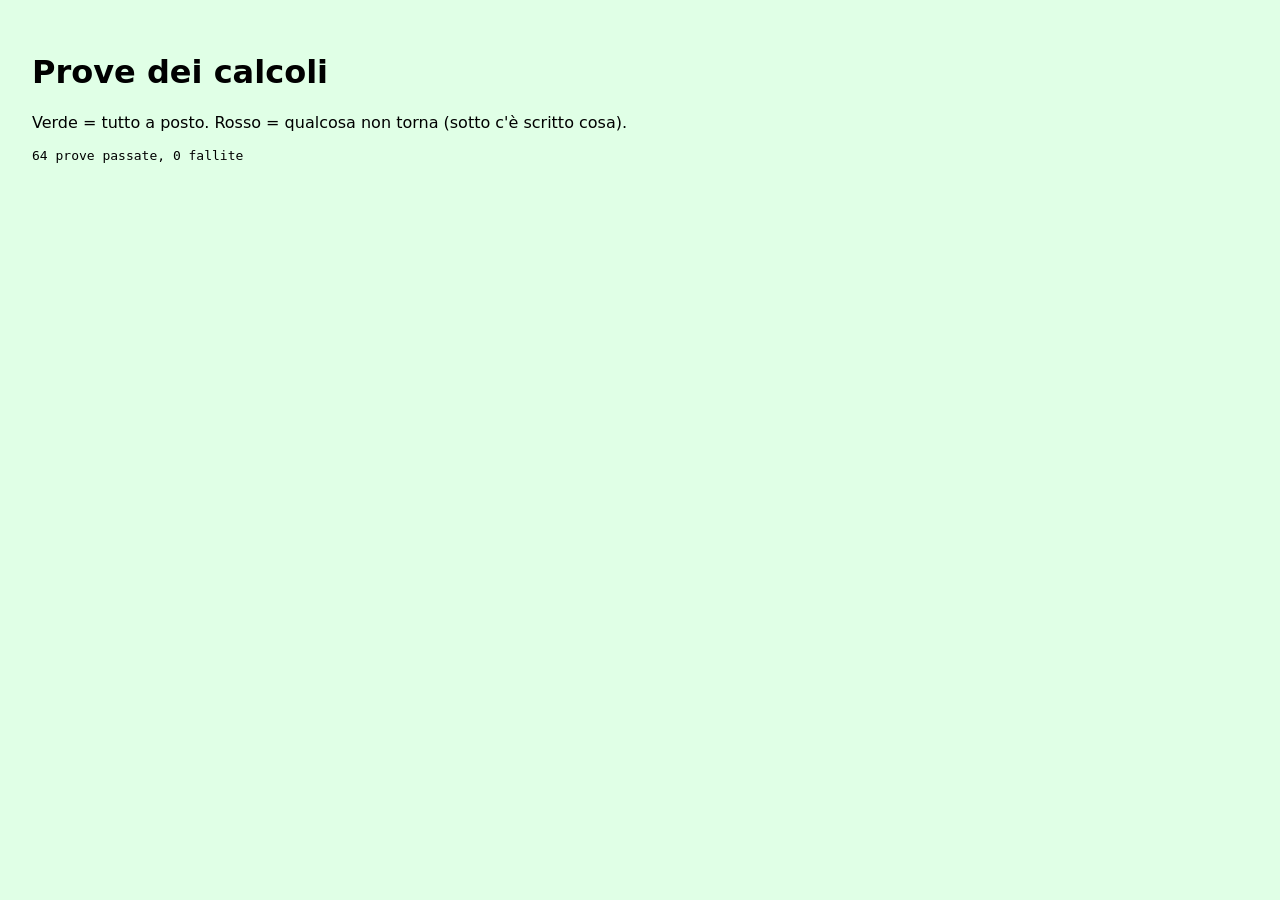
<file: tests/test.html>
<!DOCTYPE html>
<html lang="it">
<head>
<meta charset="utf-8">
<meta name="viewport" content="width=device-width, initial-scale=1">
<title>Prove dei calcoli · Hexis</title>
</head>
<body style="font-family: system-ui, sans-serif; padding: 24px">
<h1>Prove dei calcoli</h1>
<p>Verde = tutto a posto. Rosso = qualcosa non torna (sotto c'è scritto cosa).</p>
<pre id="risultato">In corso…</pre>
<script type="module" src="calcoli.test.js"></script>
</body>
</html>
</file>
<file: css/base.css>
/* BASE: forma e disposizione di tutto, uguali per ogni stile.
   I colori, i caratteri e gli angoli NON sono scritti qui: si usano delle "variabili"
   (es. var(--sfondo)) che ogni stile definisce nel file temi.css.
   Così cambiare stile vuol dire cambiare solo i valori delle variabili. */

/* ---------- caratteri (file nella cartella fonts/, si scaricano solo quelli dello stile in uso) ---------- */
@font-face { font-family: 'DM Sans'; src: url('../fonts/dm-sans-latin-variabile.woff2') format('woff2'); font-weight: 100 1000; font-display: swap; }
@font-face { font-family: 'Barlow Condensed'; src: url('../fonts/barlow-condensed-latin-700.woff2') format('woff2'); font-weight: 700; font-display: swap; }
@font-face { font-family: 'Zen Kaku Gothic New'; src: url('../fonts/zen-kaku-gothic-new-latin-400.woff2') format('woff2'); font-weight: 400; font-display: swap; }
@font-face { font-family: 'Zen Kaku Gothic New'; src: url('../fonts/zen-kaku-gothic-new-latin-700.woff2') format('woff2'); font-weight: 700; font-display: swap; }
/* Yuji Boku è un carattere a pennello: bello per i titoli, ma il suo "1" si confonde con il "7".
   Per questo le cifre (U+0030-0039) sono escluse: i numeri usano il carattere successivo dell'elenco. */
@font-face { font-family: 'Yuji Boku'; src: url('../fonts/yuji-boku-latin-400.woff2') format('woff2'); font-weight: 400; font-display: swap; unicode-range: U+0020-002F, U+003A-024F, U+2000-206F; }
/* i 7 caratteri giapponesi usati dallo stile Inchiostro (一二三四五力済): "unicode-range" dice al browser
   di usare questo file solo per quei caratteri */
@font-face { font-family: 'Yuji Boku'; src: url('../fonts/yuji-boku-kanji.woff2') format('woff2'); font-weight: 400; font-display: swap; unicode-range: U+4E00, U+4E8C, U+4E09, U+56DB, U+4E94, U+529B, U+6E08; }
@font-face { font-family: 'Cinzel'; src: url('../fonts/cinzel-latin-variabile.woff2') format('woff2'); font-weight: 400 900; font-display: swap; }
@font-face { font-family: 'Barlow Semi Condensed'; src: url('../fonts/barlow-semi-condensed-latin-400.woff2') format('woff2'); font-weight: 400; font-display: swap; }
@font-face { font-family: 'Barlow Semi Condensed'; src: url('../fonts/barlow-semi-condensed-latin-700.woff2') format('woff2'); font-weight: 700; font-display: swap; }
@font-face { font-family: 'Bangers'; src: url('../fonts/bangers-latin-400.woff2') format('woff2'); font-weight: 400; font-display: swap; }
@font-face { font-family: 'Shippori Mincho B1'; src: url('../fonts/shippori-mincho-b1-latin-800.woff2') format('woff2'); font-weight: 800; font-display: swap; }
@font-face { font-family: 'Nunito Sans'; src: url('../fonts/nunito-sans-latin-variabile.woff2') format('woff2'); font-weight: 200 1000; font-display: swap; }

/* ---------- pagina ---------- */
*, *::before, *::after { box-sizing: border-box; }
html { -webkit-text-size-adjust: 100%; }
body {
  margin: 0;
  background: var(--sfondo);
  background-image: var(--trama, none);
  color: var(--testo);
  font-family: var(--f-testo);
  font-size: 16px;
  line-height: 1.4;
  -webkit-tap-highlight-color: transparent;
}
body.con-modale { overflow: hidden; }
h1, h2, p { margin: 0; }
button, input, select, textarea { font: inherit; color: inherit; }
button { cursor: pointer; }
a { color: var(--accento-testo); }

/* nascosto alla vista ma letto dai lettori di schermo */
.sr-only { position: absolute; width: 1px; height: 1px; overflow: hidden; clip-path: inset(50%); white-space: nowrap; }

/* il contorno che compare quando ci si muove con la tastiera */
:focus-visible { outline: 3px solid var(--accento-testo); outline-offset: 2px; }

/* lo schermo dell'app: una colonna larga al massimo come un telefono grande */
#app {
  max-width: 480px;
  margin: 0 auto;
  padding: calc(24px + env(safe-area-inset-top)) 20px calc(104px + env(safe-area-inset-bottom));
  display: flex;
  flex-direction: column;
  gap: 16px;
  min-height: 100vh;
}

/* ---------- testi ---------- */
.intestazione { display: flex; flex-direction: column; gap: 2px; }
.sopra { font-size: 13px; color: var(--tenue); font-weight: 600; letter-spacing: var(--lettere-sopra, 0); text-transform: var(--maiuscolo-sopra, none); }
h1 { font-family: var(--f-titoli); font-size: var(--misura-h1, 36px); font-weight: var(--peso-titoli); letter-spacing: var(--lettere-titoli, 0); text-transform: var(--maiuscolo, none); line-height: 1.1; }
h2 { font-family: var(--f-titoli); font-size: var(--misura-h2, 28px); font-weight: var(--peso-titoli); letter-spacing: var(--lettere-titoli, 0); line-height: 1.15; }
.decoro-titolo { display: none; }
.titolo-sezione { font-size: 20px; margin-top: 8px; }
.tenue { color: var(--tenue); }
.piccolo { font-size: 13px; }
.forte { font-weight: 700; }
.centrato { text-align: center; }
.accento { color: var(--accento-testo); font-weight: 700; }
.positivo { color: var(--positivo); font-weight: 700; }
.avviso { color: var(--avviso); font-weight: 700; }
.etichetta { font-size: 12px; font-weight: 700; color: var(--accento-testo); letter-spacing: 1.5px; text-transform: uppercase; }
.numero-grande { font-family: var(--f-titoli); font-size: 28px; font-weight: var(--peso-titoli); line-height: 1.1; }
.numero-grande.record { color: var(--record); }
.numero-enorme { font-family: var(--f-titoli); font-size: 40px; font-weight: var(--peso-titoli); line-height: 1; }

/* ---------- schede (i riquadri) ---------- */
.scheda {
  background: var(--sup);
  border: var(--bordo-scheda);
  border-radius: var(--raggio);
  padding: 16px;
  display: flex;
  flex-direction: column;
  gap: 10px;
  clip-path: var(--taglio, none);
}
.scheda.in-evidenza { border: var(--bordo-evidenza, var(--bordo-scheda)); box-shadow: var(--ombra-evidenza, none); padding: 18px; gap: 12px; }
.scheda.vuoto { text-align: center; padding: 28px 20px; }

/* ---------- bottoni ---------- */
.bottone {
  min-height: 44px;
  padding: 0 16px;
  border-radius: var(--raggio-p);
  border: var(--bordo-bottone);
  background: transparent;
  color: var(--testo);
  font-weight: 700;
  font-size: 15px;
  display: inline-flex;
  align-items: center;
  justify-content: center;
  gap: 8px;
  text-decoration: none;
  text-align: center;
}
.bottone.primario { background: var(--accento); color: var(--su-accento); border: var(--bordo-primario, 0); clip-path: var(--taglio-p, none); }
.bottone.grande { min-height: 54px; width: 100%; font-size: 16px; font-family: var(--f-bottone, inherit); letter-spacing: var(--lettere-bottone, 0); font-weight: var(--peso-bottone, 700); box-shadow: var(--ombra-bottone, none); }
.bottone.primario.grande { font-size: var(--misura-bottone, 16px); }
.bottone.piccolo { min-height: 44px; font-size: 14px; padding: 0 12px; }
.bottone.pericolo { color: var(--pericolo); border-color: var(--pericolo); }
.bottone.salvato { background: var(--ok); color: var(--su-ok); }
.riga-bottoni { display: flex; gap: 8px; flex-wrap: wrap; justify-content: center; }
.riga-bottoni .bottone { flex: 1 1 auto; }
.colonna-bottoni { display: flex; flex-direction: column; gap: 8px; }

/* ---------- campi ---------- */
.campo {
  height: 44px;
  min-width: 0;
  width: 100%;
  border-radius: var(--raggio-p);
  border: var(--bordo-campo);
  background: var(--sfondo-campo);
  color: var(--testo);
  font-size: 17px;
  font-weight: 700;
  text-align: center;
  padding: 0 4px;
}
.campo::placeholder { color: var(--segnaposto); font-weight: 600; opacity: 1; }
.campo[aria-invalid="true"] { border-color: var(--pericolo); color: var(--pericolo); }
.campo.largo { height: 48px; font-size: 18px; padding: 0 14px; }
.campo.sinistra { text-align: left; }
.campo.testo { height: auto; text-align: left; font-size: 15px; font-weight: 400; padding: 10px 12px; resize: vertical; line-height: 1.4; }
.campo.scelta { width: auto; text-align: left; font-size: 14px; padding: 0 10px; }
.campo.scelta.larga { width: 100%; height: 48px; font-size: 15px; }
.etichetta-campo { font-size: 14px; font-weight: 700; display: flex; flex-direction: column; gap: 6px; }
.riga-campo { display: flex; align-items: center; gap: 10px; }

/* ---------- Oggi ---------- */
.striscia-giorni { display: grid; gap: 8px; }
.giorno {
  background: var(--sup);
  border: var(--bordo-scheda);
  border-radius: var(--raggio-p);
  color: var(--testo);
  padding: 8px 2px;
  min-height: 78px;
  display: flex;
  flex-direction: column;
  align-items: center;
  justify-content: center;
  gap: 1px;
  clip-path: var(--taglio-p, none);
}
.giorno-stato { font-size: 11px; font-weight: 700; letter-spacing: 1px; text-transform: uppercase; color: var(--tenue); min-height: 14px; }
.giorno-numero { font-family: var(--f-titoli); font-size: 22px; font-weight: var(--peso-titoli); line-height: 1.1; }
.giorno-nome { font-size: 11px; color: var(--tenue); max-width: 100%; overflow: hidden; text-overflow: ellipsis; white-space: nowrap; }
.giorno.attuale { background: var(--accento); color: var(--su-accento); border-color: var(--accento); }
.giorno.attuale .giorno-stato, .giorno.attuale .giorno-nome { color: var(--su-accento); }
.giorno.fatto .giorno-stato { color: var(--positivo); }
.elenco-esercizi { display: flex; flex-direction: column; gap: 6px; }
.riga-esercizio { display: flex; justify-content: space-between; gap: 12px; font-size: 15px; }
.riga-esercizio span:last-child { white-space: nowrap; }
.nota-coach { display: flex; gap: 12px; background: var(--sup2); border-radius: var(--raggio-p); padding: 14px; clip-path: var(--taglio-p, none); }
.nota-coach p { font-size: 14px; line-height: 1.45; }
.nota-titolo { font-weight: 700; margin-bottom: 2px; }
.sigillo { width: 38px; height: 38px; flex-shrink: 0; border-radius: var(--raggio-sigillo, 50%); background: var(--sfondo-sigillo); color: var(--testo-sigillo); border: var(--bordo-sigillo, 0); display: flex; align-items: center; justify-content: center; font-family: var(--f-titoli); font-weight: 700; font-size: 18px; }
.due-tessere { display: grid; grid-template-columns: repeat(2, minmax(0, 1fr)); gap: 12px; }
.tessera { background: var(--sup); border: var(--bordo-scheda); border-radius: var(--raggio-p); padding: 14px; color: var(--testo); text-align: left; display: flex; flex-direction: column; gap: 3px; clip-path: var(--taglio-p, none); }

/* ---------- Allenamento ---------- */
.testa-allenamento { display: flex; flex-direction: column; gap: 12px; }
.testa-riga { display: flex; justify-content: space-between; align-items: flex-end; gap: 12px; }
.avanzamento { display: flex; flex-direction: column; gap: 6px; }
.avanzamento-conto { font-family: var(--f-titoli); font-size: 20px; font-weight: var(--peso-titoli); color: var(--accento-testo); }
.barra { height: 8px; border-radius: var(--raggio-barra, 4px); background: var(--sup2); overflow: hidden; }
.barra span { display: block; height: 100%; background: var(--accento-vivo, var(--accento)); border-radius: inherit; transition: width .25s; }
.pillole { display: flex; gap: 8px; overflow-x: auto; padding-bottom: 2px; }
.pillola { min-height: 44px; padding: 0 14px; border-radius: var(--raggio-pillola, 22px); border: var(--bordo-bottone); background: transparent; color: var(--testo); font-size: 14px; font-weight: 600; white-space: nowrap; flex-shrink: 0; }
.pillola.attiva { background: var(--accento); color: var(--su-accento); border-color: var(--accento); font-weight: 700; }
.pillola.fatta:not(.attiva) { color: var(--positivo); }
.pillola.aggiungi { border-style: dashed; color: var(--accento-testo); }
.colonna-destra { display: flex; flex-direction: column; align-items: flex-end; gap: 8px; }
/* Modifica scheda: comandi sotto ogni esercizio */
.voce.in-modifica { border-style: dashed; }
.voce.in-modifica .voce-testa { min-height: 56px; }
.comandi-voce { display: grid; grid-template-columns: 44px 44px minmax(0, 1fr) auto; gap: 8px; padding: 0 14px 14px; }
.comandi-voce .bottone { padding: 0 8px; }
.bottone:disabled { opacity: .35; cursor: default; }
/* Regolazione del macchinario, peso per la settimana prossima, timer */
.voce-regolazione { font-size: 12px; color: var(--tenue); }
.voce-regolazione:empty { display: none; }
.nota-in-scheda.deciso strong { color: var(--positivo); }
.riga-prossima { display: flex; align-items: center; justify-content: space-between; gap: 10px; }
.riga-prossima .etichetta-campo { margin: 0; }
.campo-kg { display: flex; align-items: center; gap: 6px; flex-shrink: 0; }
.campo-kg .campo { width: 84px; }
/* Esercizio saltato */
.voce.saltata { opacity: .72; }
.voce.saltata .voce-numero { background: transparent; border: 1px dashed var(--tenue); color: var(--tenue); }
.nota-in-scheda.saltato strong { color: var(--tenue); }
/* Lista esercizi */
[hidden] { display: none !important; }
.nuovo-esercizio { display: flex; flex-direction: column; gap: 12px; padding: 12px; border-radius: var(--raggio-p); background: var(--sup2); }
.lista-esercizi { display: flex; flex-direction: column; max-height: 52vh; overflow-y: auto; margin: 4px -4px; padding: 0 4px; }
.gruppo-titolo { font-size: 12px; font-weight: 700; letter-spacing: 1px; text-transform: uppercase; color: var(--tenue); margin: 14px 0 4px; }
.riga-lista { display: flex; align-items: center; gap: 10px; padding: 8px 0; border-bottom: 1px solid var(--sup2); }
.riga-lista-testi { flex-grow: 1; min-width: 0; display: flex; flex-direction: column; gap: 2px; }
.bottone.largo { width: 100%; }
.timer { display: flex; align-items: center; gap: 10px; flex-wrap: wrap; }
.timer-tempo { font-family: var(--f-titoli); font-size: 20px; font-weight: 700; font-variant-numeric: tabular-nums; color: var(--accento-testo); margin-right: auto; }
.elenco-voci { display: flex; flex-direction: column; gap: 10px; }
.voce { background: var(--sup); border: var(--bordo-scheda); border-radius: var(--raggio); clip-path: var(--taglio, none); }
.voce.aperta { border: var(--bordo-aperta, var(--bordo-scheda)); box-shadow: var(--ombra-aperta, none); background: var(--sup-aperta, var(--sup)); }
.voce-testa { width: 100%; min-height: 64px; padding: 10px 14px; background: transparent; border: 0; color: var(--testo); display: flex; align-items: center; gap: 12px; text-align: left; }
.voce-numero { width: 32px; height: 32px; flex-shrink: 0; border-radius: var(--raggio-sigillo, 50%); background: var(--sup2); border: var(--bordo-numero, 0); display: flex; align-items: center; justify-content: center; font-family: var(--f-titoli); font-size: 15px; font-weight: 700; }
.voce.completa .voce-numero { background: var(--ok); color: var(--su-ok); border-color: var(--ok); }
.voce-testi { flex-grow: 1; min-width: 0; display: flex; flex-direction: column; gap: 2px; }
.voce-nome { font-size: 15px; font-weight: 700; }
.voce-riassunto { font-size: 13px; color: var(--tenue); }
.voce-freccia { font-size: 20px; color: var(--tenue); font-weight: 700; }
.voce-corpo { padding: 0 14px 16px; display: flex; flex-direction: column; gap: 10px; }
.nota-in-scheda { background: var(--sup2); border-radius: var(--raggio-p); padding: 10px 12px; font-size: 14px; line-height: 1.4; }
.nota-in-scheda strong { color: var(--avviso); }
.serie { display: grid; grid-template-columns: 30px minmax(0, 1fr) minmax(0, 1fr) minmax(0, 1fr) 48px; gap: 8px; align-items: center; }
.serie.testata { font-size: 11px; font-weight: 700; letter-spacing: 1px; text-transform: uppercase; color: var(--tenue); text-align: center; }
.serie.testata span:first-child { text-align: left; }
.serie-numero { font-family: var(--f-titoli); font-size: 20px; font-weight: 700; color: var(--tenue); }
.serie.fatta .campo { background: var(--sfondo-campo-fatto); }
.spunta { width: 48px; height: 44px; border-radius: var(--raggio-spunta, var(--raggio-p)); border: var(--bordo-spunta); background: transparent; color: var(--segnaposto); display: flex; align-items: center; justify-content: center; font-family: var(--f-titoli); font-size: 20px; }
.serie.fatta .spunta { background: var(--ok); color: var(--su-ok); border-color: var(--ok); transform: var(--rotazione-fatto, none); }
.suggerimento { border-radius: var(--raggio-p); padding: 10px 12px; font-size: 13px; font-weight: 700; }
.suggerimento.su { background: var(--sfondo-su); color: var(--testo-su); }
.suggerimento.giu { background: var(--sfondo-giu); color: var(--testo-giu); }
.griglia-modulo { display: grid; grid-template-columns: repeat(3, minmax(0, 1fr)); gap: 10px; }
.griglia-modulo label { font-size: 13px; font-weight: 700; display: flex; flex-direction: column; gap: 4px; }

/* indicatore a cerchio (stile Inchiostro) e a rotta (stile Avventura) */
.cerchio { width: 76px; height: 76px; position: relative; display: flex; align-items: center; justify-content: center; font-family: var(--f-titoli); font-size: 18px; margin-left: auto; }
.cerchio svg { position: absolute; inset: 0; transform: rotate(-100deg); }
.cerchio-fondo { fill: none; stroke: var(--sup2); stroke-width: 6; }
.cerchio-pieno { fill: none; stroke: var(--testo); stroke-width: 7; stroke-linecap: round; }
.cerchio span { position: relative; }
.rotta { display: flex; flex-direction: column; gap: 2px; }
.rotta-conto { font-family: var(--f-titoli); font-size: 24px; letter-spacing: 1px; color: var(--avviso-su-fascia, var(--accento-testo)); align-self: flex-end; }
.rotta-linea { position: relative; height: 30px; }
.rotta-linea::before { content: ''; position: absolute; left: 0; right: 24px; top: 15px; border-top: 2px dashed var(--rotta-vuota); }
.rotta-fatta { position: absolute; left: 0; top: 15px; height: 2px; background: var(--rotta-piena); }
.rotta-nave { position: absolute; top: 0; width: 28px; height: 28px; transition: left .3s; }
.rotta-arrivo { position: absolute; right: 0; top: 4px; color: var(--rotta-piena); }

/* ---------- Progressi ---------- */
.testa-grafico { display: flex; justify-content: space-between; align-items: flex-end; gap: 12px; }
.grafico { width: 100%; height: auto; display: block; }
.grafico .griglia { stroke: var(--bordo-griglia); stroke-width: 1; }
.grafico .asse { fill: var(--tenue); font-size: 10px; font-family: var(--f-testo); font-weight: 600; }
.grafico .linea-grafico { fill: none; stroke: var(--linea-grafico); stroke-width: var(--spessore-grafico, 2.5); stroke-linejoin: round; stroke-linecap: round; stroke-dasharray: var(--tratto-grafico, none); }
.grafico .segno-record { fill: var(--record); stroke: var(--sup); stroke-width: 2; }
.grafico .segno-record.linea { fill: none; stroke: var(--record); stroke-width: 4; stroke-linecap: round; }
.grafico .segno-oggi { fill: var(--segno-oggi); stroke: var(--bordo-segno-oggi, var(--sup)); stroke-width: 2; }
.legenda { display: flex; flex-wrap: wrap; align-items: center; gap: 6px 8px; font-size: 12px; color: var(--tenue); }
.punto { width: 10px; height: 10px; border-radius: 50%; display: inline-block; }
.punto.record { background: var(--record); }
.punto.oggi { background: var(--segno-oggi); border: 2px solid var(--bordo-segno-oggi, var(--segno-oggi)); margin-left: 8px; }
.elenco-storia { padding: 4px 16px; gap: 0; }
.riga-storia { display: flex; justify-content: space-between; gap: 12px; padding: 12px 0; font-size: 14px; border-bottom: 1px solid var(--bordo-griglia); }
.riga-storia:last-child { border-bottom: 0; }
.riga-storia span:last-child { text-align: right; }

/* ---------- Check-in ---------- */
.voti { gap: 16px; }
.voto { display: flex; flex-direction: column; gap: 8px; }
.voto-testa { display: flex; justify-content: space-between; align-items: baseline; gap: 8px; font-size: 14px; }
.voto-bottoni { display: grid; grid-template-columns: repeat(5, minmax(0, 1fr)); gap: 8px; }
.voto-bottone { height: 44px; border-radius: var(--raggio-pillola, var(--raggio-p)); border: var(--bordo-campo); background: var(--sfondo-campo); color: var(--testo); font-family: var(--f-titoli); font-size: 19px; font-weight: 700; }
.voto-bottone.scelto { background: var(--accento); color: var(--su-accento); border-color: var(--accento); }

/* ---------- Profilo ---------- */
.stili { display: grid; grid-template-columns: repeat(2, minmax(0, 1fr)); gap: 10px; }
.stile { background: var(--sup); border: var(--bordo-scheda); border-radius: var(--raggio-p); padding: 12px; color: var(--testo); text-align: left; display: flex; flex-direction: column; gap: 6px; min-height: 108px; }
.stile.scelto { outline: 3px solid var(--accento-testo); outline-offset: 1px; }
.stile-colori { display: flex; height: 26px; border-radius: 6px; overflow: hidden; border: 1px solid var(--bordo-griglia); }
.stile-colori span { flex: 1; }
.stile-nome { font-weight: 700; font-size: 15px; }
.stile-descrizione { font-size: 12px; color: var(--tenue); line-height: 1.3; }

/* ---------- barra in basso ---------- */
.schede {
  position: fixed; left: 0; right: 0; bottom: 0; z-index: 5;
  background: var(--sfondo-nav);
  border-top: var(--bordo-nav);
  padding-bottom: env(safe-area-inset-bottom);
}
.schede .dentro { max-width: 480px; margin: 0 auto; display: grid; grid-template-columns: repeat(5, minmax(0, 1fr)); height: 68px; }
.tab { background: transparent; border: 0; color: var(--nav-testo); font-size: 11px; font-weight: 600; display: flex; flex-direction: column; align-items: center; justify-content: center; gap: 3px; letter-spacing: var(--lettere-nav, 0); text-transform: var(--maiuscolo-nav, none); padding: 0 2px; }
.tab.attiva { color: var(--nav-attivo); font-weight: 700; }

/* ---------- finestra sopra l'app ---------- */
.velo { position: fixed; inset: 0; background: rgba(0, 0, 0, .6); z-index: 20; }
.finestra {
  position: fixed; left: 50%; bottom: 0; transform: translateX(-50%); z-index: 21;
  width: 100%; max-width: 480px; max-height: 90vh; overflow-y: auto;
  background: var(--sup-finestra, var(--sup)); color: var(--testo);
  border: var(--bordo-scheda); border-bottom: 0;
  border-radius: var(--raggio) var(--raggio) 0 0;
  padding: 22px 20px calc(22px + env(safe-area-inset-bottom));
  display: flex; flex-direction: column; gap: 14px;
}
.finestra h2 { font-size: 24px; }
.finestra form { display: flex; flex-direction: column; gap: 14px; }

/* ---------- avvisi temporanei ---------- */
#avviso {
  position: fixed; left: 50%; bottom: calc(84px + env(safe-area-inset-bottom)); transform: translateX(-50%) translateY(20px);
  z-index: 30; width: calc(100% - 32px); max-width: 448px;
  background: var(--testo); color: var(--sfondo);
  border-radius: 12px; padding: 12px 14px; font-size: 14px; font-weight: 600;
  display: flex; align-items: center; justify-content: space-between; gap: 12px;
  opacity: 0; pointer-events: none; transition: opacity .2s, transform .2s;
}
#avviso.visibile { opacity: 1; transform: translateX(-50%); pointer-events: auto; }
#avviso .bottone { border: 2px solid var(--sfondo); color: var(--sfondo); flex-shrink: 0; }
/* con una finestra aperta l'avviso si nasconde, per non coprirne i bottoni */
body.con-modale #avviso { display: none; }

/* chi ha chiesto al telefono "meno animazioni" non le vede */
@media (prefers-reduced-motion: reduce) { * { transition: none !important; } }

/* sincronizzazione: la riga in Oggi quando l'accesso a Google è scaduto */
.scheda.striscia-sincro { display: flex; align-items: center; justify-content: space-between; gap: 12px; border-style: dashed; }
.striscia-sincro p { margin: 0; }
.striscia-sincro .bottone { flex: none; }

/* Modalità coach: clienti, striscia del cliente aperto, check-in ricevuti */
.stili.modi { grid-template-columns: minmax(0, 1fr); }
.cliente.aperto { border: var(--bordo-aperta, var(--bordo-scheda)); box-shadow: var(--ombra-aperta, none); }
.cliente-testa { display: flex; align-items: baseline; justify-content: space-between; gap: 12px; }
.cliente-righe { list-style: none; margin: 0; padding: 0; display: flex; flex-direction: column; gap: 4px; color: var(--tenue); font-size: 14px; }
.passi { margin: 0; padding-left: 1.2em; display: flex; flex-direction: column; gap: 8px; }
.striscia-cliente { display: flex; align-items: center; justify-content: space-between; gap: 12px; padding: 8px 12px; border-radius: var(--raggio-p); background: var(--sup2); font-size: 14px; }
.voti { display: flex; flex-wrap: wrap; gap: 6px 16px; font-size: 15px; }
.serie .campo:disabled { opacity: 1; color: var(--testo); }
.serie .spunta:disabled { cursor: default; }
</file>
<file: css/temi.css>
/* GLI STILI: ogni blocco [data-tema="…"] dà un valore alle variabili usate in base.css.
   Lo stile attivo è scritto sull'elemento <html> (lo fa applicaTema in js/temi.js).
   In fondo a ogni blocco ci sono le poche decorazioni proprie di quello stile. */

/* ================= ORIGINALE: scuro con il viola ================= */
:root, [data-tema="originale"] {
  --sfondo: #0F0E14; --sup: #1A1824; --sup2: #24212F;
  --testo: #F4F2FA; --tenue: #A8A3BA; --segnaposto: #8580A0;
  --accento: #6A4DF0; --su-accento: #FFFFFF; --accento-testo: #B9A8FF; --accento-vivo: #8E72FF;
  --ok: #44D19A; --su-ok: #0F0E14; --positivo: #44D19A; --avviso: #FFB347; --pericolo: #FF8A7A; --record: #FFB347;
  --f-titoli: 'Barlow Condensed', 'Arial Narrow', sans-serif; --f-testo: 'DM Sans', system-ui, sans-serif; --peso-titoli: 700;
  --raggio: 18px; --raggio-p: 12px;
  --bordo-scheda: 1px solid #221F2E; --bordo-evidenza: 1px solid #3A3350; --bordo-aperta: 1px solid #4B3D7A;
  --bordo-bottone: 1px solid #3A3350; --bordo-campo: 1px solid #2E2A3D; --bordo-spunta: 1px solid #3A3350;
  --sfondo-campo: #24212F; --sfondo-campo-fatto: #1C2A24;
  --sfondo-sigillo: #2E2A3D; --testo-sigillo: #FFB347;
  --sfondo-su: #16302A; --testo-su: #5BE3AC; --sfondo-giu: #3A2416; --testo-giu: #FFB347;
  --bordo-griglia: #2A2738; --linea-grafico: #8E72FF; --segno-oggi: #F4F2FA;
  --sfondo-nav: #15131D; --bordo-nav: 1px solid #2A2738; --nav-testo: #9B95B0; --nav-attivo: #B9A8FF;
}

/* ================= INCHIOSTRO: pennello nero su carta ================= */
[data-tema="inchiostro"] {
  --sfondo: #F3EEE3; --sup: #F8F4EB; --sup2: #E9E1D0;
  --testo: #141210; --tenue: #5A554D; --segnaposto: #7D766A;
  --accento: #141210; --su-accento: #F3EEE3; --accento-testo: #B3261E; --accento-vivo: #141210;
  --ok: #B3261E; --su-ok: #F3EEE3; --positivo: #B3261E; --avviso: #B3261E; --pericolo: #B3261E; --record: #B3261E;
  --f-titoli: 'Yuji Boku', 'Zen Kaku Gothic New', system-ui, sans-serif; --f-testo: 'Zen Kaku Gothic New', system-ui, sans-serif; --peso-titoli: 400;
  --misura-h1: 40px; --lettere-sopra: 2px; --maiuscolo-sopra: uppercase;
  --raggio: 2px; --raggio-p: 2px; --raggio-sigillo: 3px; --raggio-pillola: 2px;
  --bordo-scheda: 1px solid #CFC6B4; --bordo-evidenza: 2px solid #141210; --bordo-aperta: 2px solid #141210;
  --bordo-bottone: 1.5px solid #141210; --bordo-campo: 1.5px solid #141210; --bordo-spunta: 2px solid #141210;
  --bordo-numero: 1.5px solid #141210;
  --sfondo-campo: transparent; --sfondo-campo-fatto: #EBE3D2;
  --sfondo-sigillo: transparent; --testo-sigillo: #B3261E; --bordo-sigillo: 2px solid #B3261E;
  --sfondo-su: #F4DAD4; --testo-su: #7E1A14; --sfondo-giu: #E4DED2; --testo-giu: #3D3830;
  --bordo-griglia: #DCD3C2; --linea-grafico: #141210; --spessore-grafico: 3.5; --segno-oggi: #F3EEE3; --bordo-segno-oggi: #141210;
  --sfondo-nav: #EDE6D8; --bordo-nav: 2px solid #141210; --nav-testo: #5A554D; --nav-attivo: #B3261E;
  --lettere-bottone: 1px; --rotazione-fatto: rotate(-6deg);
}
[data-tema="inchiostro"] .voce-numero { background: transparent; }
/* i numeri grandi usano il carattere del testo (vedi nota su Yuji Boku in base.css): in grassetto si leggono meglio */
[data-tema="inchiostro"] .numero-grande, [data-tema="inchiostro"] .numero-enorme, [data-tema="inchiostro"] .cerchio, [data-tema="inchiostro"] .serie-numero, [data-tema="inchiostro"] .voto-bottone { font-weight: 700; }
[data-tema="inchiostro"] .intestazione { position: relative; }
/* pennellata sotto il titolo: un piccolo disegno SVG usato come sfondo */
[data-tema="inchiostro"] .decoro-titolo {
  display: block; width: 170px; height: 12px;
  background: url("data:image/svg+xml,%3Csvg xmlns='http://www.w3.org/2000/svg' viewBox='0 0 170 12'%3E%3Cpath d='M2 8C40 3 90 2 168 5L166 8C100 7 50 8 4 10Z' fill='%23141210'/%3E%3C/svg%3E") no-repeat left center / contain;
}
/* timbro rosso con il carattere "forza" accanto al saluto */
[data-tema="inchiostro"] #app[data-vista="oggi"] .intestazione::after {
  content: '力'; position: absolute; right: 0; top: 4px; width: 46px; height: 46px;
  background: #B3261E; color: #F3EEE3; border-radius: 4px; transform: rotate(-4deg);
  display: flex; align-items: center; justify-content: center; font-family: 'Yuji Boku', serif; font-size: 26px;
}

/* ================= DARK FANTASY: nero ferro e rosso sangue ================= */
[data-tema="dark"] {
  --sfondo: #0B0A0A; --sup: #18171A; --sup2: #252428; --sup-aperta: #1E1D21;
  /* trama a tratteggio diagonale, come le ombre dei fumetti */
  --trama: repeating-linear-gradient(135deg, rgba(236, 230, 218, .025) 0px, rgba(236, 230, 218, .025) 1px, transparent 1px, transparent 6px);
  --testo: #ECE6DA; --tenue: #A39D92; --segnaposto: #827C72;
  --accento: #A3141B; --su-accento: #ECE6DA; --accento-testo: #E8545B; --accento-vivo: #A3141B;
  --ok: #A3141B; --su-ok: #ECE6DA; --positivo: #D9A441; --avviso: #D9A441; --pericolo: #E8545B; --record: #D9A441;
  --f-titoli: 'Cinzel', 'Times New Roman', serif; --f-testo: 'Barlow Semi Condensed', 'Arial Narrow', sans-serif; --peso-titoli: 900;
  --misura-h1: 32px; --misura-h2: 24px; --lettere-titoli: 1px; --maiuscolo: uppercase; --lettere-sopra: 3px; --maiuscolo-sopra: uppercase;
  --raggio: 0px; --raggio-p: 0px; --raggio-sigillo: 0px; --raggio-pillola: 0px; --raggio-barra: 0px;
  --bordo-scheda: 0; --bordo-bottone: 1px solid #45424A; --bordo-campo: 1px solid #45424A; --bordo-spunta: 1px solid #45424A;
  --sfondo-campo: #121114; --sfondo-campo-fatto: #2A1416;
  --sfondo-sigillo: #2C2A30; --testo-sigillo: #D9A441;
  --sfondo-su: #3A2A10; --testo-su: #E9BB5E; --sfondo-giu: #2A1416; --testo-giu: #F07A80;
  --bordo-griglia: #2C2A30; --linea-grafico: #E8545B; --segno-oggi: #ECE6DA;
  --sfondo-nav: #0F0E10; --bordo-nav: 1px solid #A3141B; --nav-testo: #A39D92; --nav-attivo: #E8545B;
  --lettere-nav: .5px; --maiuscolo-nav: uppercase;
  --f-bottone: 'Cinzel', serif; --peso-bottone: 900; --lettere-bottone: 2px;
  /* angoli tagliati: clip-path "ritaglia" la forma del riquadro */
  --taglio: polygon(14px 0, 100% 0, 100% calc(100% - 14px), calc(100% - 14px) 100%, 0 100%, 0 14px);
  --taglio-p: polygon(9px 0, 100% 0, 100% calc(100% - 9px), calc(100% - 9px) 100%, 0 100%, 0 9px);
  --sup-finestra: #18171A;
}
[data-tema="dark"] .finestra { border: 1px solid #45424A; border-bottom: 0; }
[data-tema="dark"] .stile.scelto { outline-offset: -3px; }
/* crepa rossa sotto il titolo */
[data-tema="dark"] .decoro-titolo {
  display: block; width: 100%; height: 10px; margin-top: 4px;
  background: url("data:image/svg+xml,%3Csvg xmlns='http://www.w3.org/2000/svg' viewBox='0 0 350 10' preserveAspectRatio='none'%3E%3Cpolyline points='0,5 40,4 52,8 70,2 110,5 128,3 150,7 190,4 214,6 240,2 280,5 300,8 322,4 350,5' fill='none' stroke='%23A3141B' stroke-width='2'/%3E%3C/svg%3E") no-repeat center / 100% 100%;
}

/* ================= AVVENTURA: carta nautica, oceano e rotte ================= */
[data-tema="avventura"] {
  --sfondo: #F2E3C4; --sup: #FFF8EA; --sup2: #E6D3AE;
  --testo: #2A1E12; --tenue: #6B5537; --segnaposto: #8A7450;
  --accento: #C24E1A; --su-accento: #FFF8EA; --accento-testo: #1E5A8C; --accento-vivo: #1E5A8C;
  --ok: #1E5A8C; --su-ok: #FFF8EA; --positivo: #1E5A8C; --avviso: #B8461A; --pericolo: #A8321A; --record: #C24E1A;
  --f-titoli: 'Bangers', 'Impact', sans-serif; --f-testo: 'Nunito Sans', system-ui, sans-serif; --peso-titoli: 400;
  --misura-h1: 44px; --misura-h2: 30px; --lettere-titoli: 1.5px; --lettere-sopra: 1.5px; --maiuscolo-sopra: uppercase;
  --raggio: 16px; --raggio-p: 12px;
  --bordo-scheda: 2px solid #2A1E12; --bordo-evidenza: 3px solid #2A1E12; --ombra-evidenza: 5px 5px 0 #2A1E12;
  --bordo-aperta: 2px solid #2A1E12; --ombra-aperta: 4px 4px 0 #2A1E12;
  --bordo-bottone: 2px solid #2A1E12; --bordo-primario: 2px solid #2A1E12; --bordo-campo: 2px solid #CDB68C; --bordo-spunta: 2px solid #2A1E12;
  --bordo-numero: 2px solid #2A1E12; --raggio-spunta: 22px;
  --sfondo-campo: #FFFDF7; --sfondo-campo-fatto: #DCEAF5;
  --sfondo-sigillo: #1E5A8C; --testo-sigillo: #FFF8EA;
  --sfondo-su: #DCEAF5; --testo-su: #13294B; --sfondo-giu: #F6D9C6; --testo-giu: #7A2E0E;
  --bordo-griglia: #D9C7A0; --linea-grafico: #1E5A8C; --spessore-grafico: 3; --tratto-grafico: 7 4; --segno-oggi: #1E5A8C;
  --sfondo-nav: #13294B; --bordo-nav: 0; --nav-testo: #BFD2E6; --nav-attivo: #FFB27A;
  --f-bottone: 'Bangers', sans-serif; --peso-bottone: 400; --lettere-bottone: 1.5px; --misura-bottone: 24px; --ombra-bottone: 4px 4px 0 #2A1E12;
  --rotta-vuota: #8FB4D6; --rotta-piena: #FFB27A; --avviso-su-fascia: #FFB27A;
}
/* fascia blu "oceano" in alto, con il bordo a onda */
[data-tema="avventura"] .intestazione,
[data-tema="avventura"] .testa-allenamento {
  background: #1E5A8C; color: #FFF8EA; position: relative;
  margin: calc(-24px - env(safe-area-inset-top)) -20px 4px;
  padding: calc(22px + env(safe-area-inset-top)) 20px 30px;
  --testo: #FFF8EA; --tenue: #CFE3F5;
  --bordo-bottone: 2px solid #CFE3F5; --bordo-campo: 2px solid #CFE3F5; --sfondo-campo: #174A75; --positivo: #FFB27A;
}
[data-tema="avventura"] .intestazione::after,
[data-tema="avventura"] .testa-allenamento::after {
  content: ''; position: absolute; left: 0; right: 0; bottom: -1px; height: 16px;
  background: url("data:image/svg+xml,%3Csvg xmlns='http://www.w3.org/2000/svg' viewBox='0 0 96 16' preserveAspectRatio='none'%3E%3Cpath d='M0 8Q12 0 24 8T48 8T72 8T96 8V16H0Z' fill='%23F2E3C4'/%3E%3C/svg%3E") repeat-x left bottom / 96px 16px;
}
[data-tema="avventura"] .testa-allenamento .campo.scelta { color: #FFF8EA; }
[data-tema="avventura"] .testa-allenamento .campo.scelta option { color: #2A1E12; background: #FFF8EA; }
/* i giorni della settimana diventano tappe rotonde */
[data-tema="avventura"] .giorno { border-radius: 16px; }
[data-tema="avventura"] .voce-numero { background: #F2E3C4; }
[data-tema="avventura"] .grafico .segno-oggi { fill: #C24E1A; stroke: #2A1E12; }
[data-tema="avventura"] .punto.oggi { background: #C24E1A; border-color: #2A1E12; }

/* ================= RONIN: inchiostro sumi su carta bianca ================= */
[data-tema="ronin"] {
  --sfondo: #FAFAF7; --sup: #FFFFFF; --sup2: #EFEFEB; --sup-aperta: #FFFFFF;
  --testo: #111111; --tenue: #5C5C58; --segnaposto: #8C8C87;
  --accento: #111111; --su-accento: #FAFAF7; --accento-testo: #111111; --accento-vivo: #111111;
  --ok: #111111; --su-ok: #FAFAF7; --positivo: #3E5E4B; --avviso: #7A5427; --pericolo: #7E2622; --record: #111111;
  --f-titoli: 'Shippori Mincho B1', 'Zen Kaku Gothic New', Georgia, serif; --f-testo: 'Zen Kaku Gothic New', system-ui, sans-serif; --peso-titoli: 800;
  --misura-h1: 36px; --lettere-sopra: .5px;
  --raggio: 3px; --raggio-p: 3px; --raggio-sigillo: 50%; --raggio-pillola: 3px; --raggio-barra: 0px;
  --bordo-scheda: 1px solid #E3E3DE; --bordo-evidenza: 1.5px solid #111111; --bordo-aperta: 1.5px solid #111111;
  --bordo-bottone: 1.5px solid #111111; --bordo-campo: 1px solid #C9C9C3; --bordo-spunta: 1.5px solid #111111;
  --bordo-numero: 1.5px solid #111111;
  --sfondo-campo: #FFFFFF; --sfondo-campo-fatto: #EDEDE8;
  --sfondo-sigillo: #111111; --testo-sigillo: #FAFAF7;
  --sfondo-su: #E7EDE8; --testo-su: #22382B; --sfondo-giu: #F1ECE4; --testo-giu: #5A3E1C;
  --bordo-griglia: #E3E3DE; --linea-grafico: #111111; --spessore-grafico: 3; --segno-oggi: #FAFAF7; --bordo-segno-oggi: #111111;
  --sfondo-nav: #FAFAF7; --bordo-nav: 1px solid #E3E3DE; --nav-testo: #6E6E69; --nav-attivo: #111111;
  --lettere-bottone: .5px;
}
/* carta: una grana leggerissima, come la carta di riso */
[data-tema="ronin"] body { background-image: url("data:image/svg+xml,%3Csvg xmlns='http://www.w3.org/2000/svg' width='220' height='220'%3E%3Cfilter id='f'%3E%3CfeTurbulence type='fractalNoise' baseFrequency='.9' numOctaves='2' stitchTiles='stitch'/%3E%3CfeColorMatrix values='0 0 0 0 0  0 0 0 0 0  0 0 0 0 0  0 0 0 .05 0'/%3E%3C/filter%3E%3Crect width='220' height='220' filter='url%28%23f%29'/%3E%3C/svg%3E"); }
/* sotto il titolo una pennellata secca di inchiostro */
[data-tema="ronin"] .decoro-titolo {
  display: block; width: 150px; height: 13px; margin-top: 2px;
  background: url("data:image/svg+xml,%3Csvg xmlns='http://www.w3.org/2000/svg' viewBox='0 -2 300 32' preserveAspectRatio='none'%3E%3Cpath d='M0.0 6.4 L5.0 6.4 L10.0 5.1 L15.0 2.6 L20.0 1.7 L25.0 1.0 L30.0 1.5 L35.0 -0.0 L40.0 1.2 L45.0 0.9 L50.0 2.1 L55.0 1.8 L60.0 -0.4 L65.0 0.1 L70.0 -0.2 L75.0 1.3 L80.0 1.0 L85.0 -0.5 L90.0 1.5 L95.0 0.4 L100.0 0.9 L105.0 2.0 L110.0 0.3 L115.0 1.2 L120.0 1.9 L125.0 2.7 L130.0 0.9 L135.0 0.1 L140.0 -0.3 L145.0 2.0 L150.0 2.4 L155.0 1.8 L160.0 1.5 L165.0 2.3 L170.0 1.1 L175.0 -0.2 L180.0 1.6 L185.0 2.5 L190.0 1.4 L195.0 0.5 L200.0 1.3 L205.0 1.2 L210.0 1.7 L215.0 2.9 L220.0 2.1 L225.0 3.9 L230.0 5.1 L235.0 3.6 L240.0 4.1 L245.0 6.3 L250.0 4.1 L255.0 4.5 L260.0 5.9 L265.0 4.3 L270.0 5.8 L275.0 7.9 L280.0 6.8 L285.0 7.5 L290.0 8.5 L295.0 8.7 L300.0 7.4 L300.0 20.0 L295.0 21.7 L290.0 22.0 L285.0 20.1 L280.0 22.3 L275.0 22.9 L270.0 22.9 L265.0 22.8 L260.0 22.6 L255.0 23.7 L250.0 23.3 L245.0 23.4 L240.0 26.1 L235.0 25.0 L230.0 26.8 L225.0 27.2 L220.0 26.2 L215.0 27.9 L210.0 26.3 L205.0 28.3 L200.0 26.5 L195.0 28.0 L190.0 29.0 L185.0 28.1 L180.0 30.7 L175.0 29.8 L170.0 29.7 L165.0 30.6 L160.0 29.1 L155.0 29.5 L150.0 28.6 L145.0 29.4 L140.0 29.7 L135.0 29.1 L130.0 30.0 L125.0 27.9 L120.0 28.5 L115.0 30.3 L110.0 29.3 L105.0 29.7 L100.0 28.4 L95.0 29.3 L90.0 28.7 L85.0 28.0 L80.0 27.5 L75.0 28.4 L70.0 29.1 L65.0 29.8 L60.0 27.5 L55.0 28.0 L50.0 27.1 L45.0 28.1 L40.0 29.6 L35.0 26.8 L30.0 28.1 L25.0 24.9 L20.0 25.1 L15.0 24.4 L10.0 22.9 L5.0 20.8 L0.0 19.9Z M178.1 9.2 L298.4 8.4 L298.4 10.1 L178.1 9.8Z M149.7 10.5 L291.5 9.6 L291.5 11.4 L149.7 11.1Z M149.1 8.0 L297.5 7.7 L297.5 8.9 L149.1 8.6Z M192.5 8.3 L284.6 7.6 L284.6 9.2 L192.5 8.9Z M160.8 11.0 L290.9 10.3 L290.9 11.9 L160.8 11.6Z' fill-rule='evenodd' fill='%23111111'/%3E%3C/svg%3E") no-repeat left center / 100% 100%;
}
/* dietro il saluto una lavatura grigia, come una pennellata d'acqua e inchiostro */
[data-tema="ronin"] .intestazione { position: relative; isolation: isolate; }
[data-tema="ronin"] .intestazione::before {
  content: ''; position: absolute; z-index: -1; left: -10px; right: 18%; bottom: 6px; height: 46px;
  background: url("data:image/svg+xml,%3Csvg xmlns='http://www.w3.org/2000/svg' viewBox='0 -2 300 32' preserveAspectRatio='none'%3E%3Cpath d='M0.0 6.4 L5.0 6.4 L10.0 5.1 L15.0 2.6 L20.0 1.7 L25.0 1.0 L30.0 1.5 L35.0 -0.0 L40.0 1.2 L45.0 0.9 L50.0 2.1 L55.0 1.8 L60.0 -0.4 L65.0 0.1 L70.0 -0.2 L75.0 1.3 L80.0 1.0 L85.0 -0.5 L90.0 1.5 L95.0 0.4 L100.0 0.9 L105.0 2.0 L110.0 0.3 L115.0 1.2 L120.0 1.9 L125.0 2.7 L130.0 0.9 L135.0 0.1 L140.0 -0.3 L145.0 2.0 L150.0 2.4 L155.0 1.8 L160.0 1.5 L165.0 2.3 L170.0 1.1 L175.0 -0.2 L180.0 1.6 L185.0 2.5 L190.0 1.4 L195.0 0.5 L200.0 1.3 L205.0 1.2 L210.0 1.7 L215.0 2.9 L220.0 2.1 L225.0 3.9 L230.0 5.1 L235.0 3.6 L240.0 4.1 L245.0 6.3 L250.0 4.1 L255.0 4.5 L260.0 5.9 L265.0 4.3 L270.0 5.8 L275.0 7.9 L280.0 6.8 L285.0 7.5 L290.0 8.5 L295.0 8.7 L300.0 7.4 L300.0 20.0 L295.0 21.7 L290.0 22.0 L285.0 20.1 L280.0 22.3 L275.0 22.9 L270.0 22.9 L265.0 22.8 L260.0 22.6 L255.0 23.7 L250.0 23.3 L245.0 23.4 L240.0 26.1 L235.0 25.0 L230.0 26.8 L225.0 27.2 L220.0 26.2 L215.0 27.9 L210.0 26.3 L205.0 28.3 L200.0 26.5 L195.0 28.0 L190.0 29.0 L185.0 28.1 L180.0 30.7 L175.0 29.8 L170.0 29.7 L165.0 30.6 L160.0 29.1 L155.0 29.5 L150.0 28.6 L145.0 29.4 L140.0 29.7 L135.0 29.1 L130.0 30.0 L125.0 27.9 L120.0 28.5 L115.0 30.3 L110.0 29.3 L105.0 29.7 L100.0 28.4 L95.0 29.3 L90.0 28.7 L85.0 28.0 L80.0 27.5 L75.0 28.4 L70.0 29.1 L65.0 29.8 L60.0 27.5 L55.0 28.0 L50.0 27.1 L45.0 28.1 L40.0 29.6 L35.0 26.8 L30.0 28.1 L25.0 24.9 L20.0 25.1 L15.0 24.4 L10.0 22.9 L5.0 20.8 L0.0 19.9Z M178.1 9.2 L298.4 8.4 L298.4 10.1 L178.1 9.8Z M149.7 10.5 L291.5 9.6 L291.5 11.4 L149.7 11.1Z M149.1 8.0 L297.5 7.7 L297.5 8.9 L149.1 8.6Z M192.5 8.3 L284.6 7.6 L284.6 9.2 L192.5 8.9Z M160.8 11.0 L290.9 10.3 L290.9 11.9 L160.8 11.6Z' fill-rule='evenodd' fill='%231111111A'/%3E%3C/svg%3E") no-repeat left center / 100% 100%;
}
/* avanzamento: la pennellata che si riempie */
[data-tema="ronin"] .pennellata { display: flex; flex-direction: column; gap: 6px; }
[data-tema="ronin"] .pennellata-conto { font-family: var(--f-titoli); font-weight: 800; font-size: 20px; }
[data-tema="ronin"] .pennellata svg { display: block; width: 100%; height: 22px; overflow: visible; }
[data-tema="ronin"] .pennellata-fondo { fill: #DCDCD7; }
[data-tema="ronin"] .pennellata-piena { fill: #111111; }
/* il giorno di oggi: tessera nera, come un sigillo */
[data-tema="ronin"] .giorno.attuale { background: #111111; color: #FAFAF7; border-color: #111111; }
[data-tema="ronin"] .voce-numero { background: transparent; }
[data-tema="ronin"] .voce.completa .voce-numero { background: #111111; color: #FAFAF7; }
[data-tema="ronin"] .bottone.primario { letter-spacing: .5px; }
</file>
